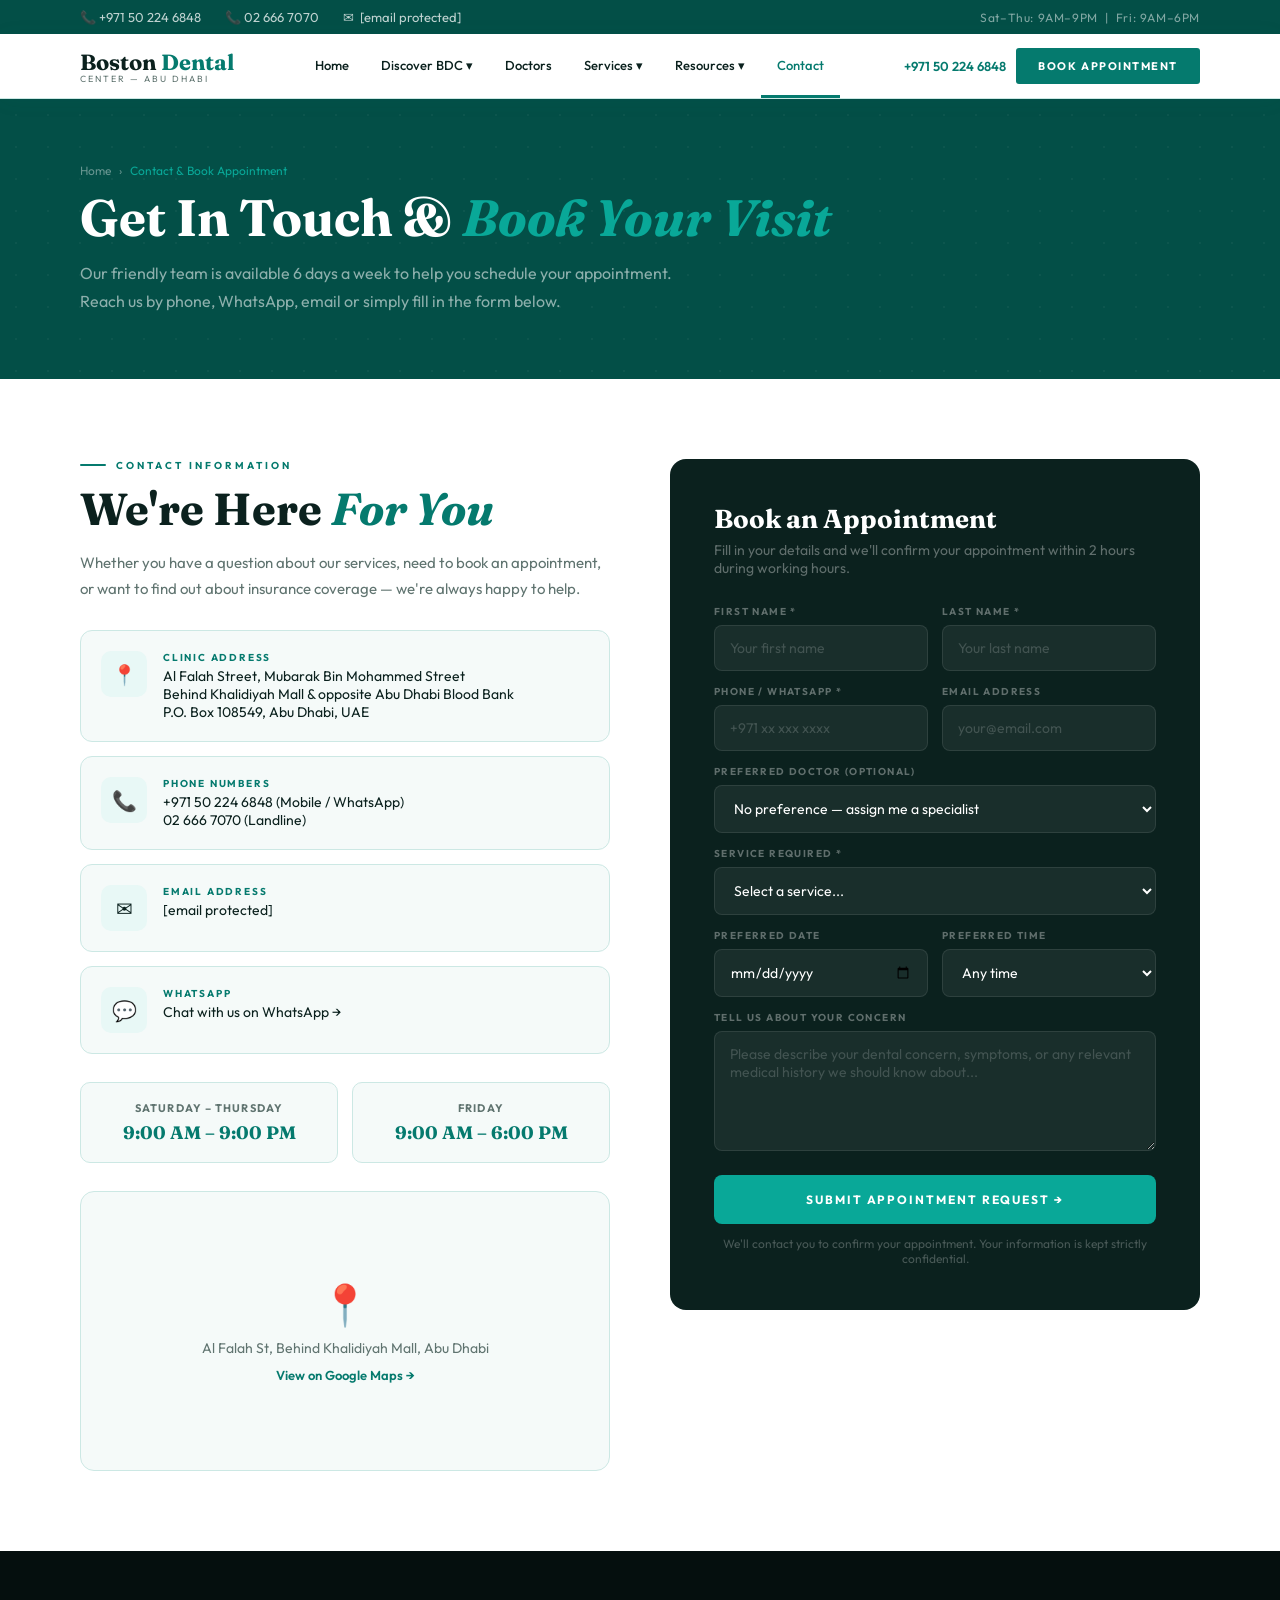
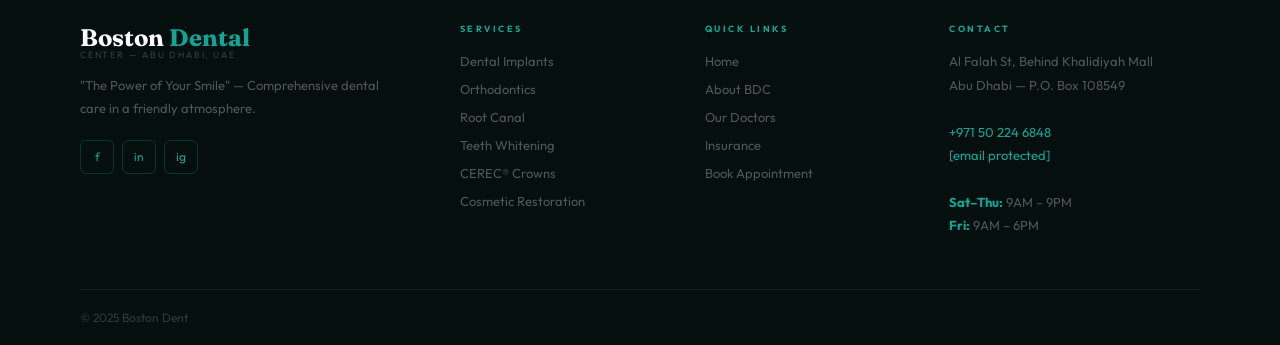
<file: contact.html>
<!DOCTYPE html>
<html lang="en">
<head>
<meta charset="UTF-8"/><meta name="viewport" content="width=device-width,initial-scale=1.0"/>
<title>Contact & Book Appointment — Boston Dental Center Abu Dhabi</title>
<link href="https://fonts.googleapis.com/css2?family=Fraunces:ital,wght@0,400;0,600;0,700;1,400;1,700&family=Outfit:wght@300;400;500;600;700&display=swap" rel="stylesheet"/>
<link rel="stylesheet" href="shared.css"/>
<style>
.contact-grid{display:grid;grid-template-columns:1fr 1fr;gap:60px;align-items:start;}
.cinfo-item{display:flex;gap:16px;align-items:flex-start;padding:20px;background:var(--off);border:1px solid var(--light);border-radius:12px;margin-bottom:14px;transition:all .3s;}
.cinfo-item:hover{border-color:var(--teal2);box-shadow:0 4px 16px rgba(5,122,110,.1);}
.cinfo-icon{width:46px;height:46px;min-width:46px;background:var(--mint);border-radius:10px;display:flex;align-items:center;justify-content:center;font-size:20px;}
.cinfo-label{font-size:10px;font-weight:700;letter-spacing:.18em;text-transform:uppercase;color:var(--teal);margin-bottom:3px;}
.cinfo-val{font-size:14px;color:var(--dark);}
.cinfo-val a{color:var(--dark);text-decoration:none;}
.cinfo-val a:hover{color:var(--teal);}
.cform-wrap{background:var(--dark);border-radius:16px;padding:44px;}
.cform-title{font-family:'Fraunces',serif;font-size:26px;font-weight:700;color:#fff;margin-bottom:6px;}
.cform-sub{font-size:14px;color:rgba(255,255,255,.35);margin-bottom:28px;}
.frow{display:grid;grid-template-columns:1fr 1fr;gap:14px;}
.fg{margin-bottom:14px;}
.flabel{font-size:10px;font-weight:700;letter-spacing:.14em;text-transform:uppercase;color:rgba(255,255,255,.35);margin-bottom:7px;display:block;}
.finput,.fselect,.ftextarea{width:100%;background:rgba(255,255,255,.06);border:1px solid rgba(255,255,255,.09);border-radius:8px;padding:13px 15px;color:#fff;font-family:'Outfit',sans-serif;font-size:14px;outline:none;transition:border-color .3s;}
.finput::placeholder,.ftextarea::placeholder{color:rgba(255,255,255,.18);}
.finput:focus,.fselect:focus,.ftextarea:focus{border-color:var(--teal2);background:rgba(9,168,152,.07);}
.fselect option{background:var(--dark);}
.ftextarea{height:120px;resize:vertical;}
.fsubmit{width:100%;background:var(--teal2);color:#fff;border:none;font-family:'Outfit',sans-serif;font-size:12px;font-weight:700;letter-spacing:.16em;text-transform:uppercase;padding:17px;border-radius:8px;cursor:pointer;transition:all .3s;margin-top:6px;}
.fsubmit:hover{background:#0bbdab;box-shadow:0 8px 22px rgba(9,168,152,.4);}
.hours-grid{display:grid;grid-template-columns:1fr 1fr;gap:14px;margin-top:28px;}
.hours-card{background:var(--off);border:1px solid var(--light);border-radius:10px;padding:18px;text-align:center;}
.hours-day{font-size:11px;font-weight:700;letter-spacing:.1em;text-transform:uppercase;color:var(--grey);margin-bottom:6px;}
.hours-time{font-family:'Fraunces',serif;font-size:18px;font-weight:700;color:var(--teal);}
.map-placeholder{background:var(--off);border:1px solid var(--light);border-radius:14px;height:280px;display:flex;flex-direction:column;align-items:center;justify-content:center;margin-top:28px;gap:10px;}
.map-placeholder-icon{font-size:40px;}
.map-placeholder-text{font-size:14px;color:var(--grey);}
.map-placeholder a{font-size:13px;font-weight:600;color:var(--teal);text-decoration:none;}
@media(max-width:768px){
  .contact-grid{grid-template-columns:1fr;}
  .frow{grid-template-columns:1fr;}
  .hours-grid{grid-template-columns:1fr;}
  .cform-wrap{padding:24px;}
}
</style>
</head>
<body>
<div class="topbar"><div class="topbar-left"><a href="tel:+971502246848">📞 +971 50 224 6848</a><a href="tel:+97126667070">📞 02 666 7070</a><a href="/cdn-cgi/l/email-protection#fd94939b92bd9f928e899293999893899c91889c98d39e9290">✉ <span class="__cf_email__" data-cfemail="5930373f36193b362a2d36373d3c372d38352c383c773a3634">[email&#160;protected]</span></a></div><div class="topbar-right">Sat–Thu: 9AM–9PM &nbsp;|&nbsp; Fri: 9AM–6PM</div></div>
<nav>
  <div class="nav-logo-wrap"><div class="nav-logo-text">Boston <span>Dental</span></div><div class="nav-logo-sub">Center — Abu Dhabi</div></div>
  <div class="nav-links">
    <a href="index.html">Home</a>
    <div class="dropdown"><a href="#" class="nav-dropdown">Discover BDC ▾</a><div class="dropdown-menu"><a href="doctors.html">Meet Our Doctors</a><a href="contact.html">Book Appointment</a></div></div>
    <a href="doctors.html">Doctors</a>
    <div class="dropdown"><a href="services.html" class="nav-dropdown">Services ▾</a><div class="dropdown-menu"><a href="dental-implants.html">Dental Implants</a><a href="services.html">All Services →</a></div></div>
    <div class="dropdown"><a href="#" class="nav-dropdown">Resources ▾</a><div class="dropdown-menu"><a href="contact.html">Insurance Enquiry</a><a href="contact.html">Tabby / Tamara</a><a href="contact.html">Offers & Promotions</a></div></div>
    <a href="contact.html" class="active">Contact</a>
  </div>
  <div class="nav-right"><a href="tel:+971502246848" class="nav-phone">+971 50 224 6848</a><a href="contact.html" class="nav-cta">Book Appointment</a></div>
  <div class="hamburger" onclick="document.querySelector('.mobile-menu').classList.add('open')"><span></span><span></span><span></span></div>
</nav>
<div class="mobile-menu"><button class="close-menu" onclick="this.parentElement.classList.remove('open')">✕</button><a href="index.html">Home</a><a href="doctors.html">About BDC</a><a href="doctors.html">Doctors</a><a href="services.html">Services</a><a href="contact.html">Insurance</a><a href="contact.html">Book Appointment</a></div>

<div class="page-banner">
  <div class="page-banner-breadcrumb"><a href="index.html">Home</a> › <span>Contact & Book Appointment</span></div>
  <h1>Get In Touch &amp; <em>Book Your Visit</em></h1>
  <p class="page-banner-desc">Our friendly team is available 6 days a week to help you schedule your appointment. Reach us by phone, WhatsApp, email or simply fill in the form below.</p>
</div>

<div class="section">
  <div class="contact-grid">
    <!-- LEFT: INFO -->
    <div class="reveal">
      <div class="stag">Contact Information</div>
      <h2 class="sh2">We're Here <em>For You</em></h2>
      <p class="sdesc" style="margin-bottom:28px;">Whether you have a question about our services, need to book an appointment, or want to find out about insurance coverage — we're always happy to help.</p>

      <div class="cinfo-item">
        <div class="cinfo-icon">📍</div>
        <div>
          <div class="cinfo-label">Clinic Address</div>
          <div class="cinfo-val">Al Falah Street, Mubarak Bin Mohammed Street<br>Behind Khalidiyah Mall & opposite Abu Dhabi Blood Bank<br>P.O. Box 108549, Abu Dhabi, UAE</div>
        </div>
      </div>
      <div class="cinfo-item">
        <div class="cinfo-icon">📞</div>
        <div>
          <div class="cinfo-label">Phone Numbers</div>
          <div class="cinfo-val"><a href="tel:+971502246848">+971 50 224 6848</a> (Mobile / WhatsApp)<br><a href="tel:+97126667070">02 666 7070</a> (Landline)</div>
        </div>
      </div>
      <div class="cinfo-item">
        <div class="cinfo-icon">✉</div>
        <div>
          <div class="cinfo-label">Email Address</div>
          <div class="cinfo-val"><a href="/cdn-cgi/l/email-protection#c5acaba3aa85a7aab6b1aaaba1a0abb1a4a9b0a4a0eba6aaa8"><span class="__cf_email__" data-cfemail="1e777078715e7c716d6a71707a7b706a7f726b7f7b307d7173">[email&#160;protected]</span></a></div>
        </div>
      </div>
      <div class="cinfo-item">
        <div class="cinfo-icon">💬</div>
        <div>
          <div class="cinfo-label">WhatsApp</div>
          <div class="cinfo-val"><a href="https://wa.me/971502246848" target="_blank">Chat with us on WhatsApp →</a></div>
        </div>
      </div>

      <div class="hours-grid">
        <div class="hours-card"><div class="hours-day">Saturday – Thursday</div><div class="hours-time">9:00 AM – 9:00 PM</div></div>
        <div class="hours-card"><div class="hours-day">Friday</div><div class="hours-time">9:00 AM – 6:00 PM</div></div>
      </div>

      <div class="map-placeholder">
        <div class="map-placeholder-icon">📍</div>
        <div class="map-placeholder-text">Al Falah St, Behind Khalidiyah Mall, Abu Dhabi</div>
        <a href="https://www.google.com/maps/search/Boston+Dental+Center+Abu+Dhabi" target="_blank">View on Google Maps →</a>
      </div>
    </div>

    <!-- RIGHT: FORM -->
    <div class="cform-wrap reveal rd1">
      <div class="cform-title">Book an Appointment</div>
      <div class="cform-sub">Fill in your details and we'll confirm your appointment within 2 hours during working hours.</div>
      <div class="frow">
        <div class="fg"><label class="flabel">First Name *</label><input type="text" class="finput" placeholder="Your first name"/></div>
        <div class="fg"><label class="flabel">Last Name *</label><input type="text" class="finput" placeholder="Your last name"/></div>
      </div>
      <div class="frow">
        <div class="fg"><label class="flabel">Phone / WhatsApp *</label><input type="tel" class="finput" placeholder="+971 xx xxx xxxx"/></div>
        <div class="fg"><label class="flabel">Email Address</label><input type="email" class="finput" placeholder="your@email.com"/></div>
      </div>
      <div class="fg">
        <label class="flabel">Preferred Doctor (Optional)</label>
        <select class="fselect">
          <option value="">No preference — assign me a specialist</option>
          <option>Dr. Anas Al Haj Ahmed</option>
          <option>Dr. Arshiyan Ahmed — Specialist Periodontist</option>
          <option>Dr. Bobana Stankovic — General Dentist</option>
          <option>Dr. Fadi Arroub — Specialist Orthodontist</option>
          <option>Dr. Heba Aboushady — General Dentist</option>
          <option>Dr. Khaled Alamassi</option>
          <option>Dr. Sam Thomas — Orthodontist</option>
          <option>Dr. Nuha Rayes — Dentist</option>
          <option>Dr. Bashar E. Jaradah — Periodontist</option>
        </select>
      </div>
      <div class="fg">
        <label class="flabel">Service Required *</label>
        <select class="fselect">
          <option value="">Select a service...</option>
          <option>Dental Implants</option>
          <option>Orthodontic Treatment (Braces / Aligners)</option>
          <option>Root Canal Treatment</option>
          <option>Gingival (Gum) Treatment</option>
          <option>Teeth Whitening & Cleaning</option>
          <option>Cosmetic Restoration / Veneers</option>
          <option>CEREC® Same-Day Crown</option>
          <option>TMD Treatment</option>
          <option>Children's Dental Treatment</option>
          <option>Simple or Surgical Extraction</option>
          <option>General Checkup & Consultation</option>
          <option>Other / Not Sure</option>
        </select>
      </div>
      <div class="frow">
        <div class="fg">
          <label class="flabel">Preferred Date</label>
          <input type="date" class="finput"/>
        </div>
        <div class="fg">
          <label class="flabel">Preferred Time</label>
          <select class="fselect">
            <option value="">Any time</option>
            <option>9:00 AM – 11:00 AM</option>
            <option>11:00 AM – 1:00 PM</option>
            <option>1:00 PM – 3:00 PM</option>
            <option>3:00 PM – 5:00 PM</option>
            <option>5:00 PM – 7:00 PM</option>
            <option>7:00 PM – 9:00 PM</option>
          </select>
        </div>
      </div>
      <div class="fg"><label class="flabel">Tell Us About Your Concern</label><textarea class="ftextarea" placeholder="Please describe your dental concern, symptoms, or any relevant medical history we should know about..."></textarea></div>
      <button class="fsubmit">Submit Appointment Request →</button>
      <p style="font-size:12px;color:rgba(255,255,255,.25);margin-top:12px;text-align:center;">We'll contact you to confirm your appointment. Your information is kept strictly confidential.</p>
    </div>
  </div>
</div>

<footer><div class="fgrid"><div><div class="flogo">Boston <span>Dental</span></div><div class="flogo-sub">Center — Abu Dhabi, UAE</div><p class="fdesc">"The Power of Your Smile" — Comprehensive dental care in a friendly atmosphere.</p><div class="fsocials"><a href="#" class="fsoc">f</a><a href="#" class="fsoc">in</a><a href="#" class="fsoc">ig</a></div></div><div class="fcol"><h4>Services</h4><ul><li><a href="dental-implants.html">Dental Implants</a></li><li><a href="services.html">Orthodontics</a></li><li><a href="services.html">Root Canal</a></li><li><a href="services.html">Teeth Whitening</a></li><li><a href="services.html">CEREC® Crowns</a></li><li><a href="services.html">Cosmetic Restoration</a></li></ul></div><div class="fcol"><h4>Quick Links</h4><ul><li><a href="index.html">Home</a></li><li><a href="doctors.html">About BDC</a></li><li><a href="doctors.html">Our Doctors</a></li><li><a href="contact.html">Insurance</a></li><li><a href="contact.html">Book Appointment</a></li></ul></div><div class="fcol"><h4>Contact</h4><div class="faddr"><p>Al Falah St, Behind Khalidiyah Mall<br>Abu Dhabi — P.O. Box 108549</p><br><p><a href="tel:+971502246848">+971 50 224 6848</a></p><p><a href="/cdn-cgi/l/email-protection#f891969e97b89a978b8c97969c9d968c99948d999dd69b9795"><span class="__cf_email__" data-cfemail="d4bdbab2bb94b6bba7a0bbbab0b1baa0b5b8a1b5b1fab7bbb9">[email&#160;protected]</span></a></p><br><p><strong>Sat–Thu:</strong> 9AM – 9PM</p><p><strong>Fri:</strong> 9AM – 6PM</p></div></div></div></footer>
<div class="fbot"><div class="fcopy">© 2025 Boston Dent
</file>
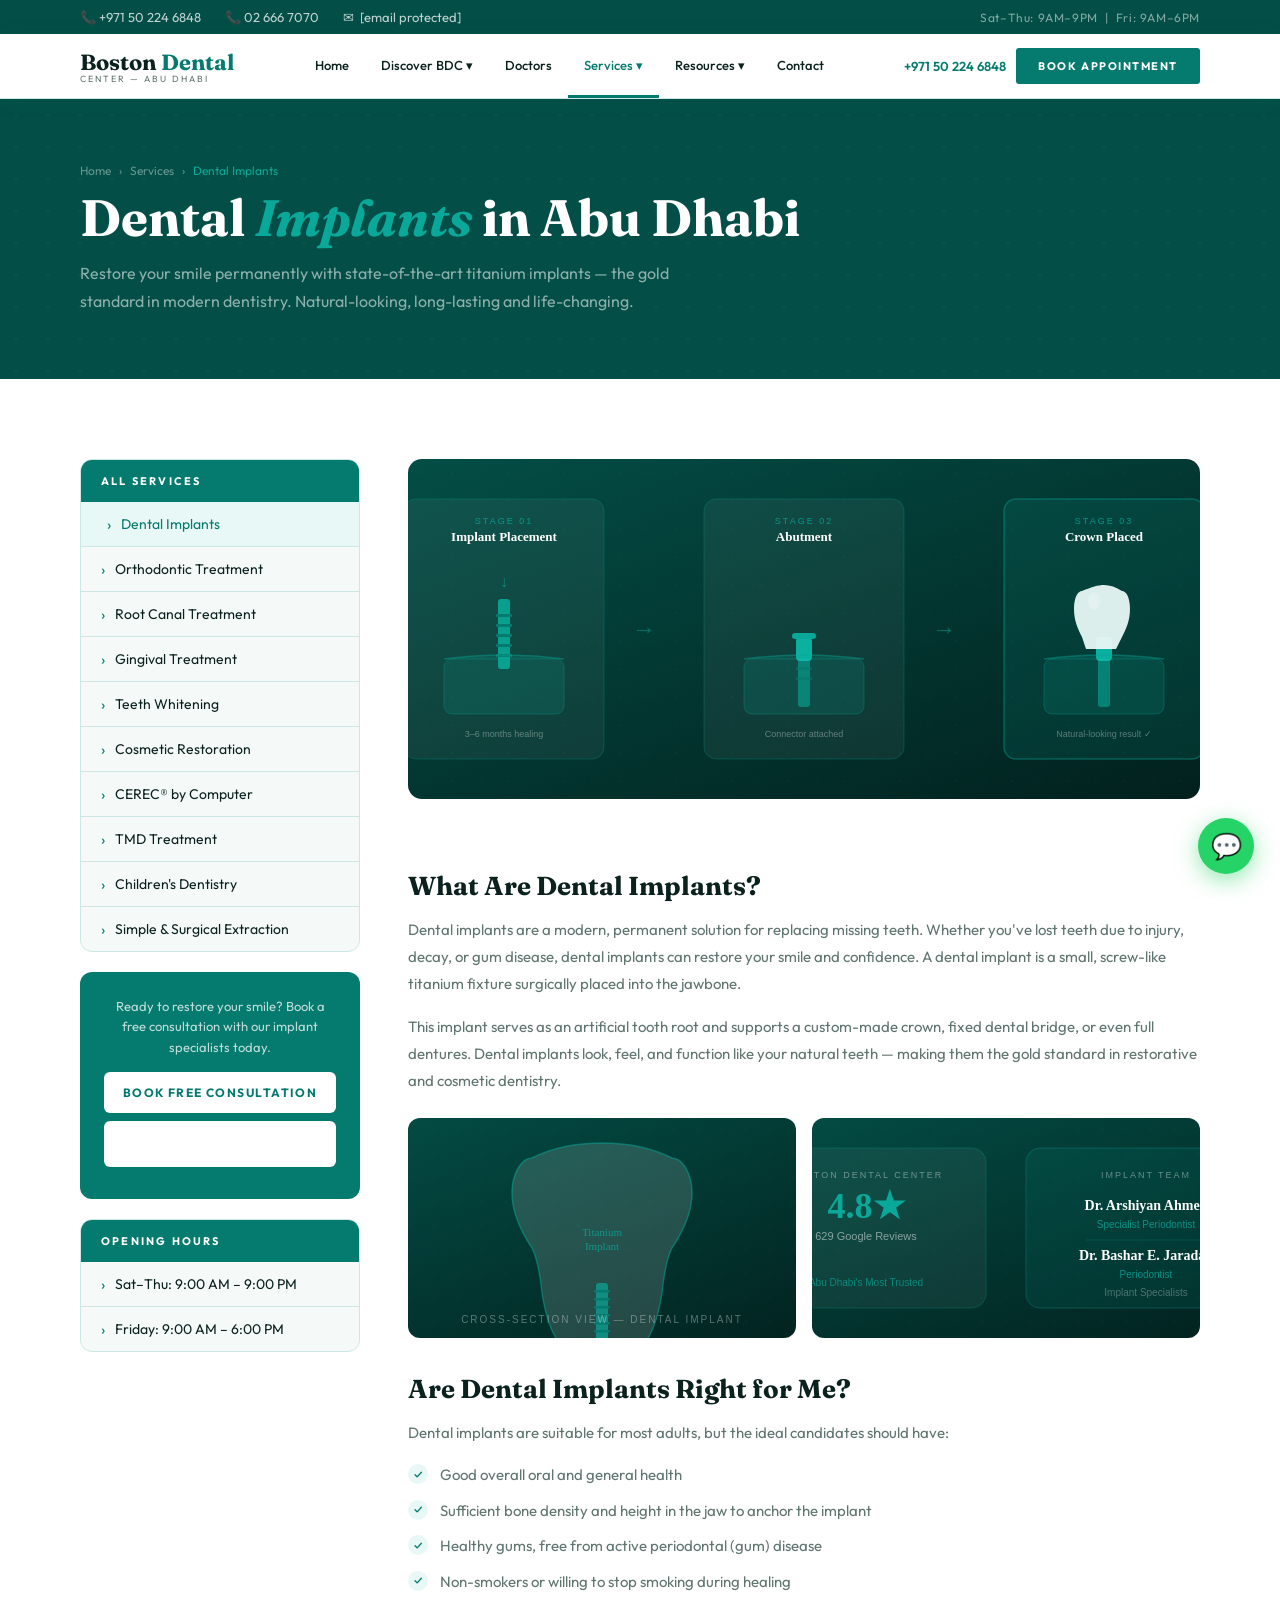
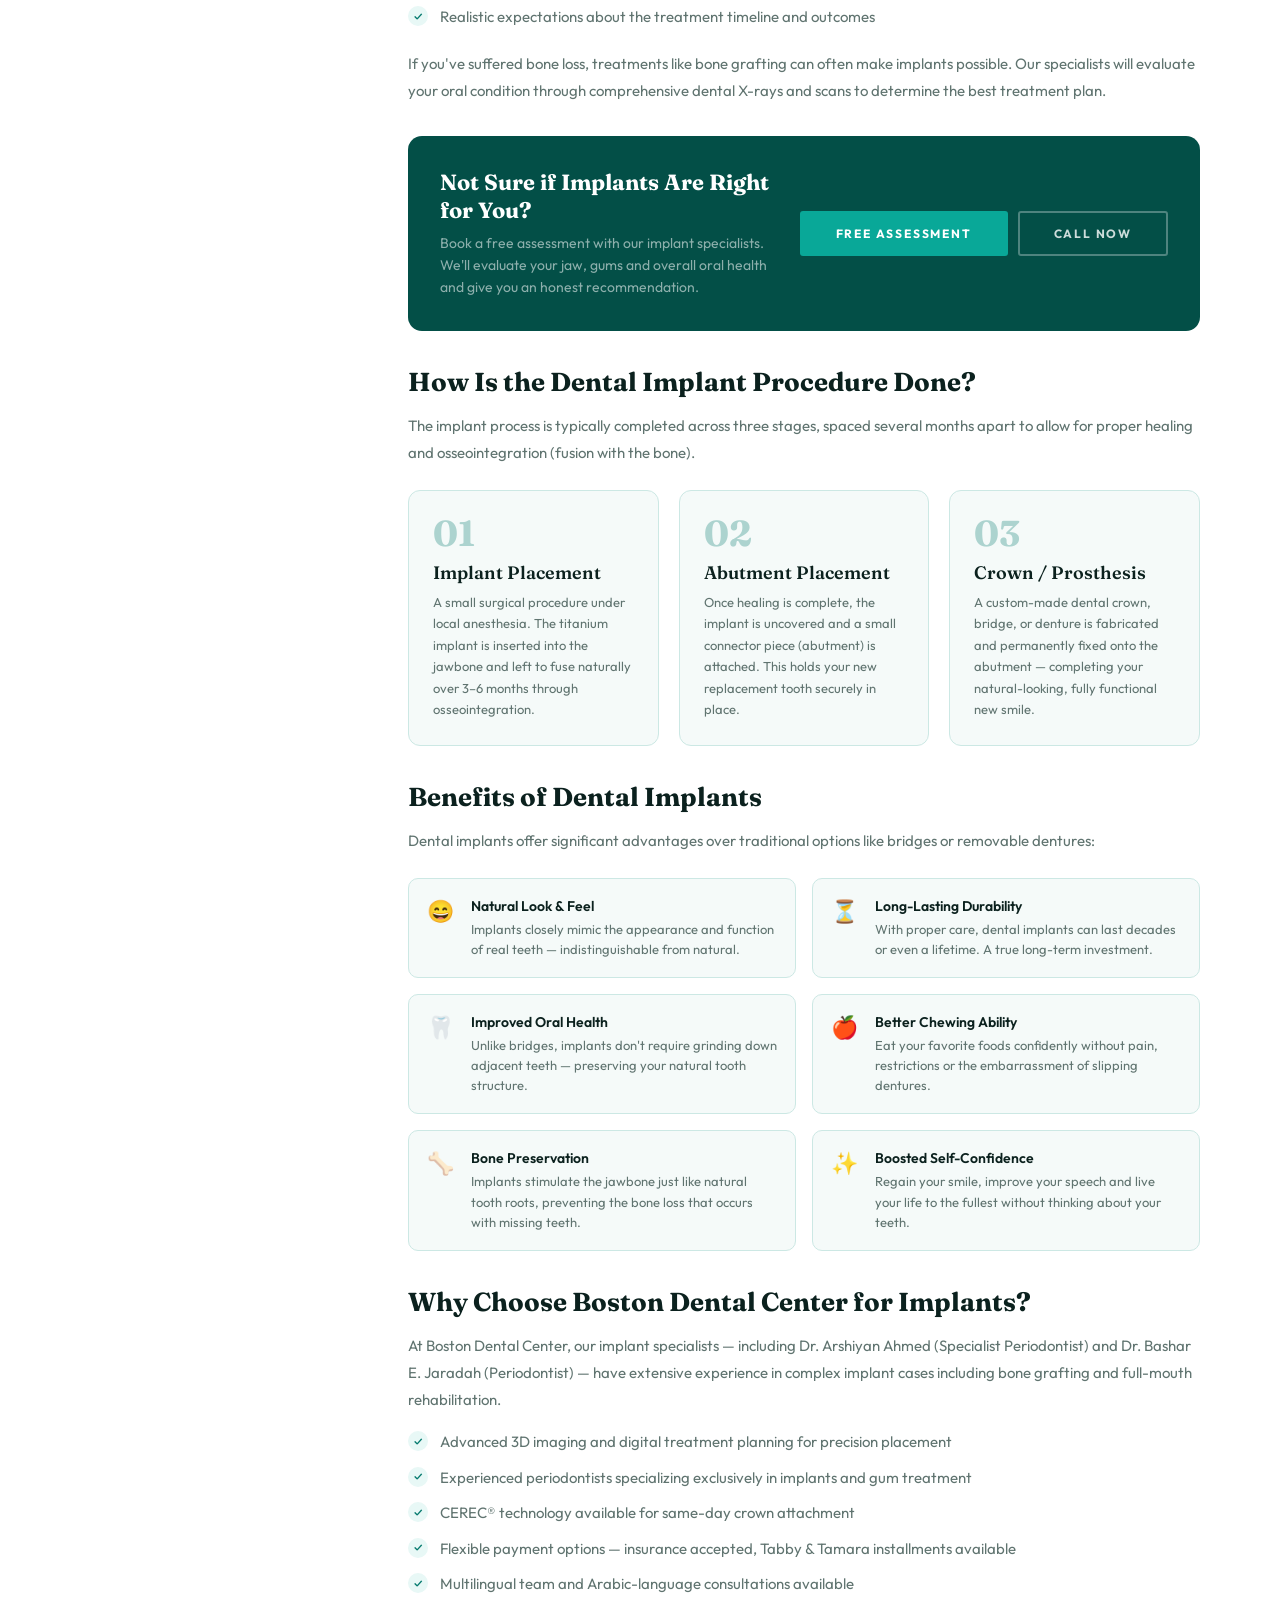
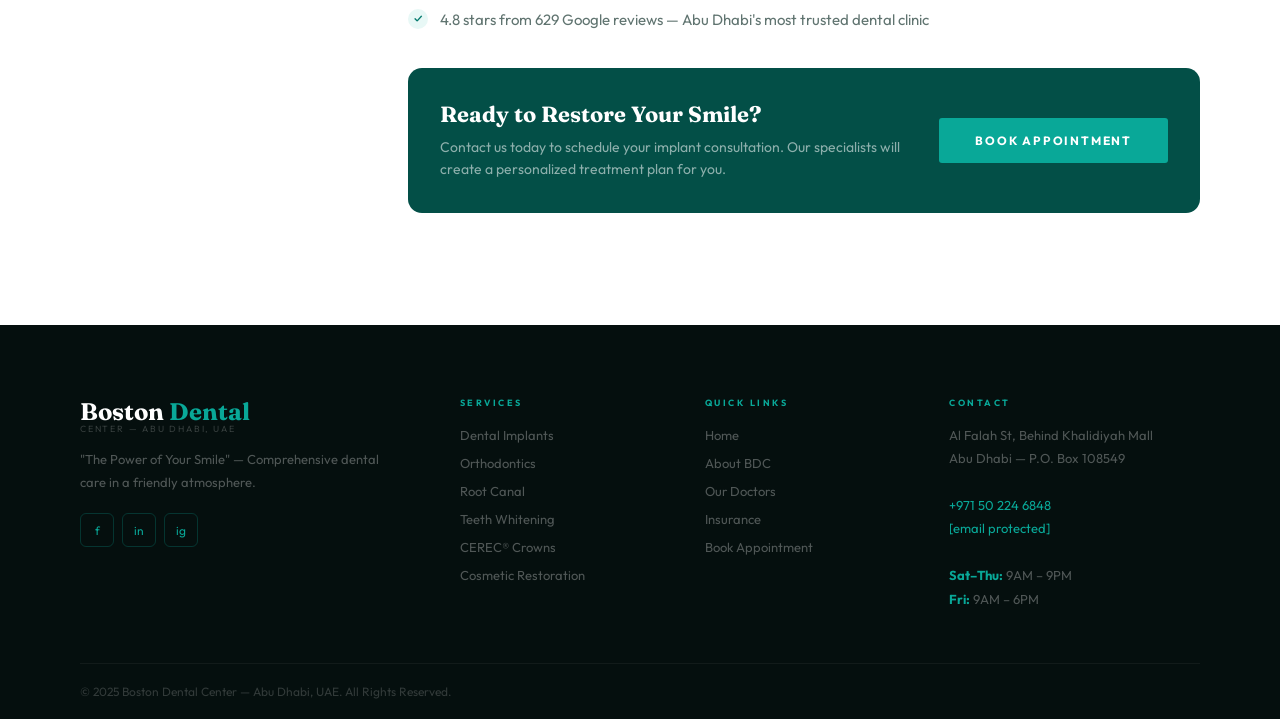
<file: dental-implants.html>
<!DOCTYPE html>
<html lang="en">
<head>
<meta charset="UTF-8"/><meta name="viewport" content="width=device-width,initial-scale=1.0"/>
<title>Dental Implants Abu Dhabi | Boston Dental Center</title>
<link href="https://fonts.googleapis.com/css2?family=Fraunces:ital,wght@0,400;0,600;0,700;1,400;1,700&family=Outfit:wght@300;400;500;600;700&display=swap" rel="stylesheet"/>
<link rel="stylesheet" href="shared.css"/>
<style>
.content-area h3{font-family:'Fraunces',serif;font-size:26px;font-weight:700;color:var(--dark);margin:36px 0 14px;line-height:1.2;}
.content-area h3:first-child{margin-top:0;}
.content-area h4{font-family:'Fraunces',serif;font-size:20px;font-weight:600;color:var(--teal);margin:28px 0 10px;}
.content-area p{font-size:15px;color:var(--grey);line-height:1.8;margin-bottom:16px;}
.content-area ul,.content-area ol{margin:0 0 20px 0;padding-left:0;list-style:none;display:flex;flex-direction:column;gap:10px;}
.content-area ul li,.content-area ol li{font-size:15px;color:var(--grey);line-height:1.7;display:flex;align-items:flex-start;gap:12px;}
.content-area ul li::before{content:'✓';width:20px;height:20px;min-width:20px;background:var(--mint);color:var(--teal);border-radius:50%;display:flex;align-items:center;justify-content:center;font-size:10px;font-weight:700;margin-top:2px;}
.content-area ol{counter-reset:steps;}
.content-area ol li{counter-increment:steps;}
.content-area ol li::before{content:counter(steps);width:24px;height:24px;min-width:24px;background:var(--teal);color:#fff;border-radius:50%;display:flex;align-items:center;justify-content:center;font-size:11px;font-weight:700;margin-top:2px;}
.stage-grid{display:grid;grid-template-columns:repeat(3,1fr);gap:20px;margin:24px 0;}
.stage-card{background:var(--off);border:1px solid var(--light);border-radius:12px;padding:24px;}
.stage-num{font-family:'Fraunces',serif;font-size:36px;font-weight:700;color:var(--teal);opacity:.3;line-height:1;margin-bottom:10px;}
.stage-title{font-family:'Fraunces',serif;font-size:18px;font-weight:600;color:var(--dark);margin-bottom:8px;}
.stage-desc{font-size:13px;color:var(--grey);line-height:1.65;}
.benefit-grid{display:grid;grid-template-columns:1fr 1fr;gap:16px;margin:24px 0;}
.benefit-item{display:flex;gap:14px;align-items:flex-start;background:var(--off);border:1px solid var(--light);border-radius:10px;padding:18px;}
.benefit-icon{font-size:22px;min-width:30px;}
.benefit-title{font-size:14px;font-weight:600;color:var(--dark);margin-bottom:4px;}
.benefit-desc{font-size:13px;color:var(--grey);line-height:1.55;}
.img-row{display:grid;grid-template-columns:1fr 1fr;gap:16px;margin:24px 0;}
.img-row img{width:100%;height:220px;object-fit:cover;border-radius:12px;}
.cta-inline{background:var(--tealdk);border-radius:14px;padding:32px;margin:32px 0;display:flex;justify-content:space-between;align-items:center;gap:24px;}
.cta-inline-title{font-family:'Fraunces',serif;font-size:22px;font-weight:700;color:#fff;margin-bottom:8px;}
.cta-inline-desc{font-size:14px;color:rgba(255,255,255,.55);line-height:1.6;}
.cta-inline-btns{display:flex;gap:10px;flex-shrink:0;flex-wrap:wrap;}
@media(max-width:768px){
  .stage-grid{grid-template-columns:1fr;}
  .benefit-grid{grid-template-columns:1fr;}
  .img-row{grid-template-columns:1fr;}
  .cta-inline{flex-direction:column;}
}
</style>
</head>
<body>
<div class="topbar">
  <div class="topbar-left">
    <a href="tel:+971502246848">📞 +971 50 224 6848</a>
    <a href="tel:+97126667070">📞 02 666 7070</a>
    <a href="/cdn-cgi/l/email-protection#4f262129200f2d203c3b20212b2a213b2e233a2e2a612c2022">✉ <span class="__cf_email__" data-cfemail="a5cccbc3cae5c7cad6d1cacbc1c0cbd1c4c9d0c4c08bc6cac8">[email&#160;protected]</span></a>
  </div>
  <div class="topbar-right">Sat–Thu: 9AM–9PM &nbsp;|&nbsp; Fri: 9AM–6PM</div>
</div>
<nav>
  <div class="nav-logo-wrap">
    <div class="nav-logo-text">Boston <span>Dental</span></div>
    <div class="nav-logo-sub">Center — Abu Dhabi</div>
  </div>
  <div class="nav-links">
    <a href="index.html">Home</a>
    <div class="dropdown"><a href="#" class="nav-dropdown">Discover BDC ▾</a><div class="dropdown-menu"><a href="doctors.html">Meet Our Doctors</a><a href="contact.html">Book Appointment</a></div></div>
    <a href="doctors.html">Doctors</a>
    <div class="dropdown"><a href="services.html" class="nav-dropdown active">Services ▾</a><div class="dropdown-menu"><a href="dental-implants.html" class="active">Dental Implants</a><a href="services.html">Orthodontic Treatment</a><a href="services.html">Root Canal Treatment</a><a href="services.html">Gingival Treatment</a><a href="services.html">Teeth Whitening</a><a href="services.html">Cosmetic Restoration</a><a href="services.html">CEREC® by Computer</a><a href="tmd.html">TMD Treatment</a><a href="children.html">Children's Dentistry</a><a href="extraction.html">Simple & Surgical Extraction</a></div></div>
    <div class="dropdown"><a href="#" class="nav-dropdown">Resources ▾</a><div class="dropdown-menu"><a href="contact.html">Insurance Enquiry</a><a href="contact.html">Tabby / Tamara</a><a href="contact.html">Offers & Promotions</a></div></div>
    <a href="contact.html">Contact</a>
  </div>
  <div class="nav-right">
    <a href="tel:+971502246848" class="nav-phone">+971 50 224 6848</a>
    <a href="contact.html" class="nav-cta">Book Appointment</a>
  </div>
  <div class="hamburger" onclick="document.querySelector('.mobile-menu').classList.add('open')"><span></span><span></span><span></span></div>
</nav>
<div class="mobile-menu">
  <button class="close-menu" onclick="this.parentElement.classList.remove('open')">✕</button>
  <a href="index.html">Home</a><a href="doctors.html">About BDC</a><a href="doctors.html">Doctors</a><a href="services.html">Services</a><a href="contact.html">Insurance</a><a href="contact.html">Book Appointment</a>
</div>

<div class="page-banner">
  <div class="page-banner-breadcrumb"><a href="index.html">Home</a> › <a href="services.html">Services</a> › <span>Dental Implants</span></div>
  <h1>Dental <em>Implants</em> in Abu Dhabi</h1>
  <p class="page-banner-desc">Restore your smile permanently with state-of-the-art titanium implants — the gold standard in modern dentistry. Natural-looking, long-lasting and life-changing.</p>
</div>

<div class="section">
  <div class="sidebar-layout">
    <!-- SIDEBAR -->
    <div class="sidebar">
      <div class="sidebar-box">
        <div class="sidebar-box-title">All Services</div>
        <ul>
          <li><a href="dental-implants.html" class="active">Dental Implants</a></li>
          <li><a href="services.html">Orthodontic Treatment</a></li>
          <li><a href="services.html">Root Canal Treatment</a></li>
          <li><a href="services.html">Gingival Treatment</a></li>
          <li><a href="services.html">Teeth Whitening</a></li>
          <li><a href="services.html">Cosmetic Restoration</a></li>
          <li><a href="services.html">CEREC® by Computer</a></li>
          <li><a href="tmd.html">TMD Treatment</a></li>
          <li><a href="children.html">Children's Dentistry</a></li>
          <li><a href="extraction.html">Simple & Surgical Extraction</a></li>
        </ul>
      </div>
      <div class="sidebar-cta">
        <p>Ready to restore your smile? Book a free consultation with our implant specialists today.</p>
        <a href="contact.html">Book Free Consultation</a>
        <a href="tel:+971502246848" class="phone">+971 50 224 6848</a>
      </div>
      <div class="sidebar-box" style="margin-top:20px;">
        <div class="sidebar-box-title">Opening Hours</div>
        <ul>
          <li><a href="#" style="cursor:default;">Sat–Thu: 9:00 AM – 9:00 PM</a></li>
          <li><a href="#" style="cursor:default;">Friday: 9:00 AM – 6:00 PM</a></li>
        </ul>
      </div>
    </div>

    <!-- MAIN CONTENT -->
    <div class="content-area">
      <img src="[data-uri]" alt="Dental Implants Abu Dhabi" style="width:100%;height:340px;object-fit:cover;border-radius:14px;margin-bottom:32px;"/>

      <h3>What Are Dental Implants?</h3>
      <p>Dental implants are a modern, permanent solution for replacing missing teeth. Whether you've lost teeth due to injury, decay, or gum disease, dental implants can restore your smile and confidence. A dental implant is a small, screw-like titanium fixture surgically placed into the jawbone.</p>
      <p>This implant serves as an artificial tooth root and supports a custom-made crown, fixed dental bridge, or even full dentures. Dental implants look, feel, and function like your natural teeth — making them the gold standard in restorative and cosmetic dentistry.</p>

      <div class="img-row">
        <img src="[data-uri]" alt="Dental Implant Procedure"/>
        <img src="[data-uri]" alt="Modern Dental Clinic Abu Dhabi"/>
      </div>

      <h3>Are Dental Implants Right for Me?</h3>
      <p>Dental implants are suitable for most adults, but the ideal candidates should have:</p>
      <ul>
        <li>Good overall oral and general health</li>
        <li>Sufficient bone density and height in the jaw to anchor the implant</li>
        <li>Healthy gums, free from active periodontal (gum) disease</li>
        <li>Non-smokers or willing to stop smoking during healing</li>
        <li>Realistic expectations about the treatment timeline and outcomes</li>
      </ul>
      <p>If you've suffered bone loss, treatments like bone grafting can often make implants possible. Our specialists will evaluate your oral condition through comprehensive dental X-rays and scans to determine the best treatment plan.</p>

      <div class="cta-inline">
        <div>
          <div class="cta-inline-title">Not Sure if Implants Are Right for You?</div>
          <div class="cta-inline-desc">Book a free assessment with our implant specialists. We'll evaluate your jaw, gums and overall oral health and give you an honest recommendation.</div>
        </div>
        <div class="cta-inline-btns">
          <a href="contact.html" class="btn-teal" style="color:#fff;">Free Assessment</a>
          <a href="tel:+971502246848" class="btn-outline" style="border-color:rgba(255,255,255,.3);color:rgba(255,255,255,.8);">Call Now</a>
        </div>
      </div>

      <h3>How Is the Dental Implant Procedure Done?</h3>
      <p>The implant process is typically completed across three stages, spaced several months apart to allow for proper healing and osseointegration (fusion with the bone).</p>
      <div class="stage-grid">
        <div class="stage-card"><div class="stage-num">01</div><div class="stage-title">Implant Placement</div><div class="stage-desc">A small surgical procedure under local anesthesia. The titanium implant is inserted into the jawbone and left to fuse naturally over 3–6 months through osseointegration.</div></div>
        <div class="stage-card"><div class="stage-num">02</div><div class="stage-title">Abutment Placement</div><div class="stage-desc">Once healing is complete, the implant is uncovered and a small connector piece (abutment) is attached. This holds your new replacement tooth securely in place.</div></div>
        <div class="stage-card"><div class="stage-num">03</div><div class="stage-title">Crown / Prosthesis</div><div class="stage-desc">A custom-made dental crown, bridge, or denture is fabricated and permanently fixed onto the abutment — completing your natural-looking, fully functional new smile.</div></div>
      </div>

      <h3>Benefits of Dental Implants</h3>
      <p>Dental implants offer significant advantages over traditional options like bridges or removable dentures:</p>
      <div class="benefit-grid">
        <div class="benefit-item"><div class="benefit-icon">😄</div><div><div class="benefit-title">Natural Look & Feel</div><div class="benefit-desc">Implants closely mimic the appearance and function of real teeth — indistinguishable from natural.</div></div></div>
        <div class="benefit-item"><div class="benefit-icon">⏳</div><div><div class="benefit-title">Long-Lasting Durability</div><div class="benefit-desc">With proper care, dental implants can last decades or even a lifetime. A true long-term investment.</div></div></div>
        <div class="benefit-item"><div class="benefit-icon">🦷</div><div><div class="benefit-title">Improved Oral Health</div><div class="benefit-desc">Unlike bridges, implants don't require grinding down adjacent teeth — preserving your natural tooth structure.</div></div></div>
        <div class="benefit-item"><div class="benefit-icon">🍎</div><div><div class="benefit-title">Better Chewing Ability</div><div class="benefit-desc">Eat your favorite foods confidently without pain, restrictions or the embarrassment of slipping dentures.</div></div></div>
        <div class="benefit-item"><div class="benefit-icon">🦴</div><div><div class="benefit-title">Bone Preservation</div><div class="benefit-desc">Implants stimulate the jawbone just like natural tooth roots, preventing the bone loss that occurs with missing teeth.</div></div></div>
        <div class="benefit-item"><div class="benefit-icon">✨</div><div><div class="benefit-title">Boosted Self-Confidence</div><div class="benefit-desc">Regain your smile, improve your speech and live your life to the fullest without thinking about your teeth.</div></div></div>
      </div>

      <h3>Why Choose Boston Dental Center for Implants?</h3>
      <p>At Boston Dental Center, our implant specialists — including Dr. Arshiyan Ahmed (Specialist Periodontist) and Dr. Bashar E. Jaradah (Periodontist) — have extensive experience in complex implant cases including bone grafting and full-mouth rehabilitation.</p>
      <ul>
        <li>Advanced 3D imaging and digital treatment planning for precision placement</li>
        <li>Experienced periodontists specializing exclusively in implants and gum treatment</li>
        <li>CEREC® technology available for same-day crown attachment</li>
        <li>Flexible payment options — insurance accepted, Tabby & Tamara installments available</li>
        <li>Multilingual team and Arabic-language consultations available</li>
        <li>4.8 stars from 629 Google reviews — Abu Dhabi's most trusted dental clinic</li>
      </ul>

      <div class="cta-inline" style="margin-top:36px;">
        <div>
          <div class="cta-inline-title">Ready to Restore Your Smile?</div>
          <div class="cta-inline-desc">Contact us today to schedule your implant consultation. Our specialists will create a personalized treatment plan for you.</div>
        </div>
        <div class="cta-inline-btns">
          <a href="contact.html" class="btn-teal" style="color:#fff;">Book Appointment</a>
        </div>
      </div>
    </div>
  </div>
</div>

<footer>
  <div class="fgrid">
    <div><div class="flogo">Boston <span>Dental</span></div><div class="flogo-sub">Center — Abu Dhabi, UAE</div><p class="fdesc">"The Power of Your Smile" — Comprehensive dental care in a friendly atmosphere.</p><div class="fsocials"><a href="#" class="fsoc">f</a><a href="#" class="fsoc">in</a><a href="#" class="fsoc">ig</a></div></div>
    <div class="fcol"><h4>Services</h4><ul><li><a href="dental-implants.html">Dental Implants</a></li><li><a href="services.html">Orthodontics</a></li><li><a href="services.html">Root Canal</a></li><li><a href="services.html">Teeth Whitening</a></li><li><a href="services.html">CEREC® Crowns</a></li><li><a href="services.html">Cosmetic Restoration</a></li></ul></div>
    <div class="fcol"><h4>Quick Links</h4><ul><li><a href="index.html">Home</a></li><li><a href="doctors.html">About BDC</a></li><li><a href="doctors.html">Our Doctors</a></li><li><a href="contact.html">Insurance</a></li><li><a href="contact.html">Book Appointment</a></li></ul></div>
    <div class="fcol"><h4>Contact</h4><div class="faddr"><p>Al Falah St, Behind Khalidiyah Mall<br>Abu Dhabi — P.O. Box 108549</p><br><p><a href="tel:+971502246848">+971 50 224 6848</a></p><p><a href="/cdn-cgi/l/email-protection#3c55525a537c5e534f485352585952485d50495d59125f5351"><span class="__cf_email__" data-cfemail="7910171f16391b160a0d16171d1c170d18150c181c571a1614">[email&#160;protected]</span></a></p><br><p><strong>Sat–Thu:</strong> 9AM – 9PM</p><p><strong>Fri:</strong> 9AM – 6PM</p></div></div>
  </div>
</footer>
<div class="fbot"><div class="fcopy">© 2025 Boston Dental Center — Abu Dhabi, UAE. All Rights Reserved.</div></div>
<a href="https://wa.me/971502246848" target="_blank" class="wa-float">💬</a>
<sc
</file>
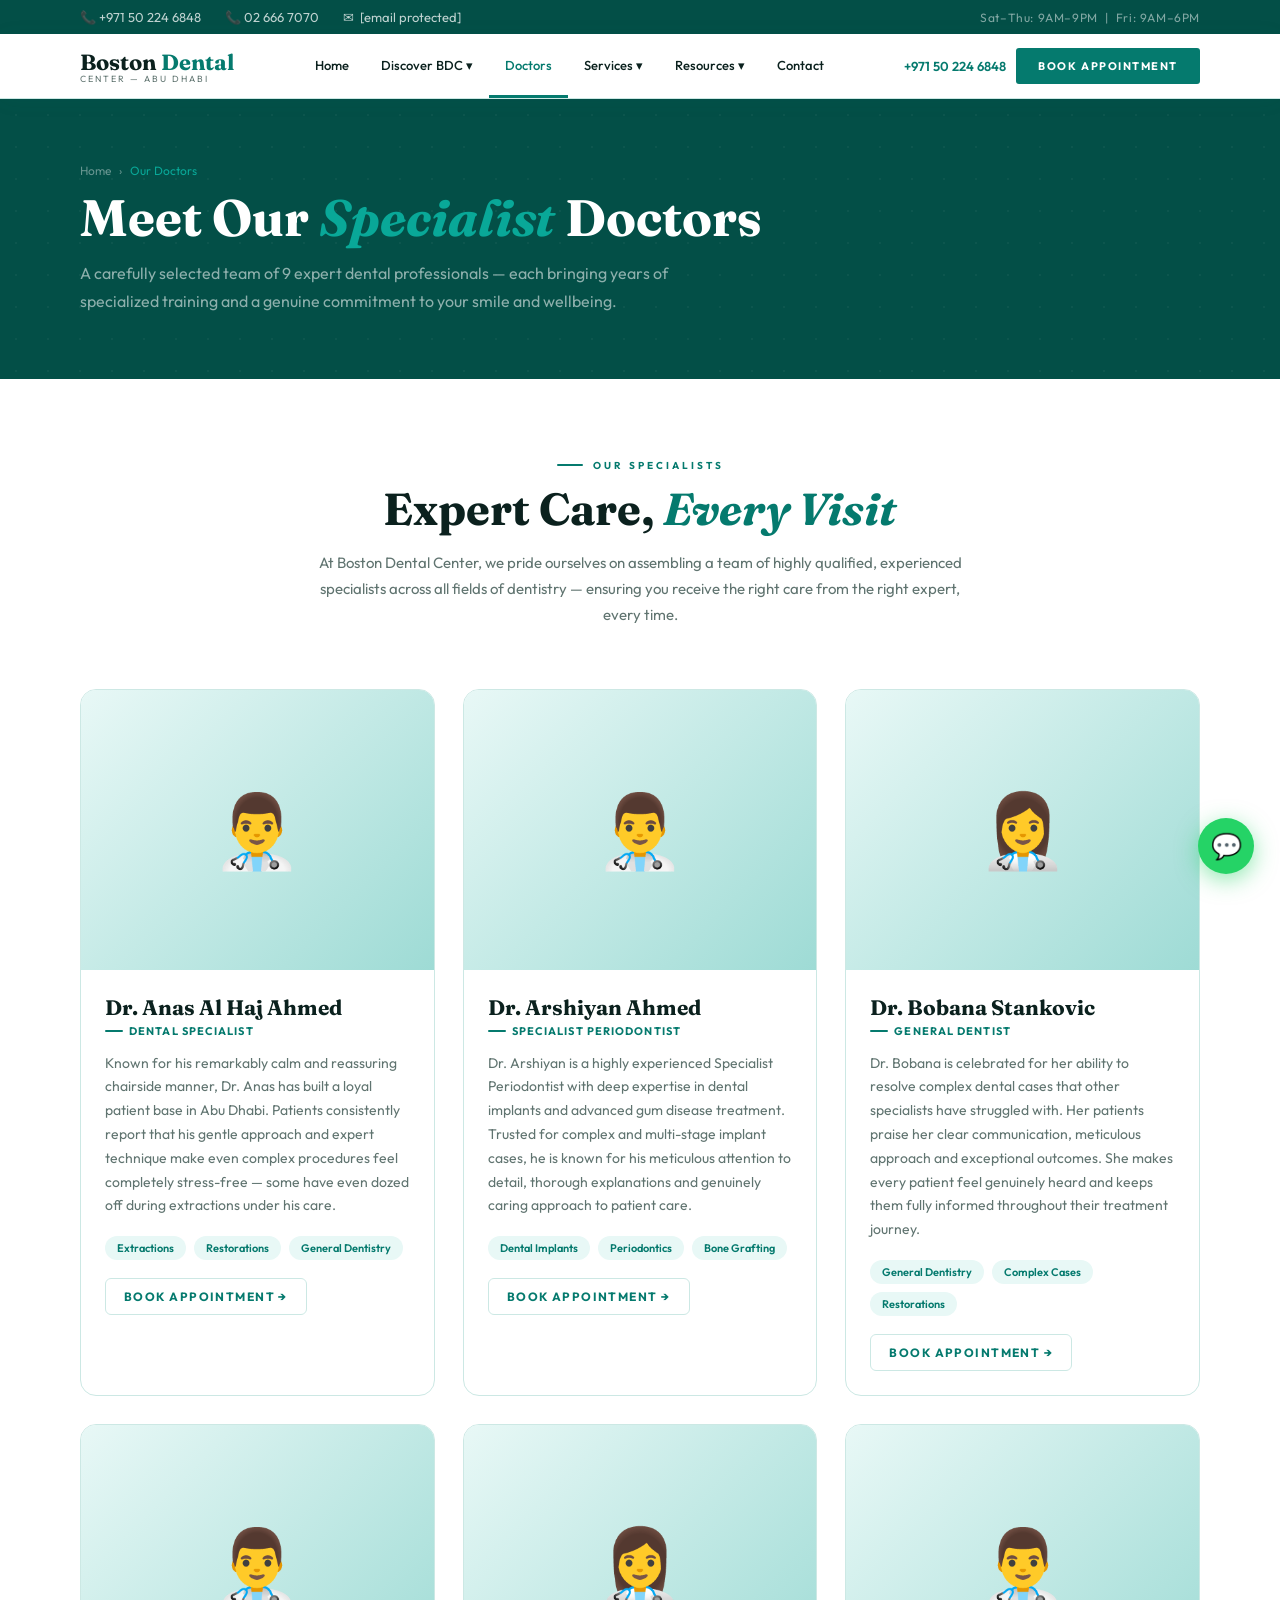
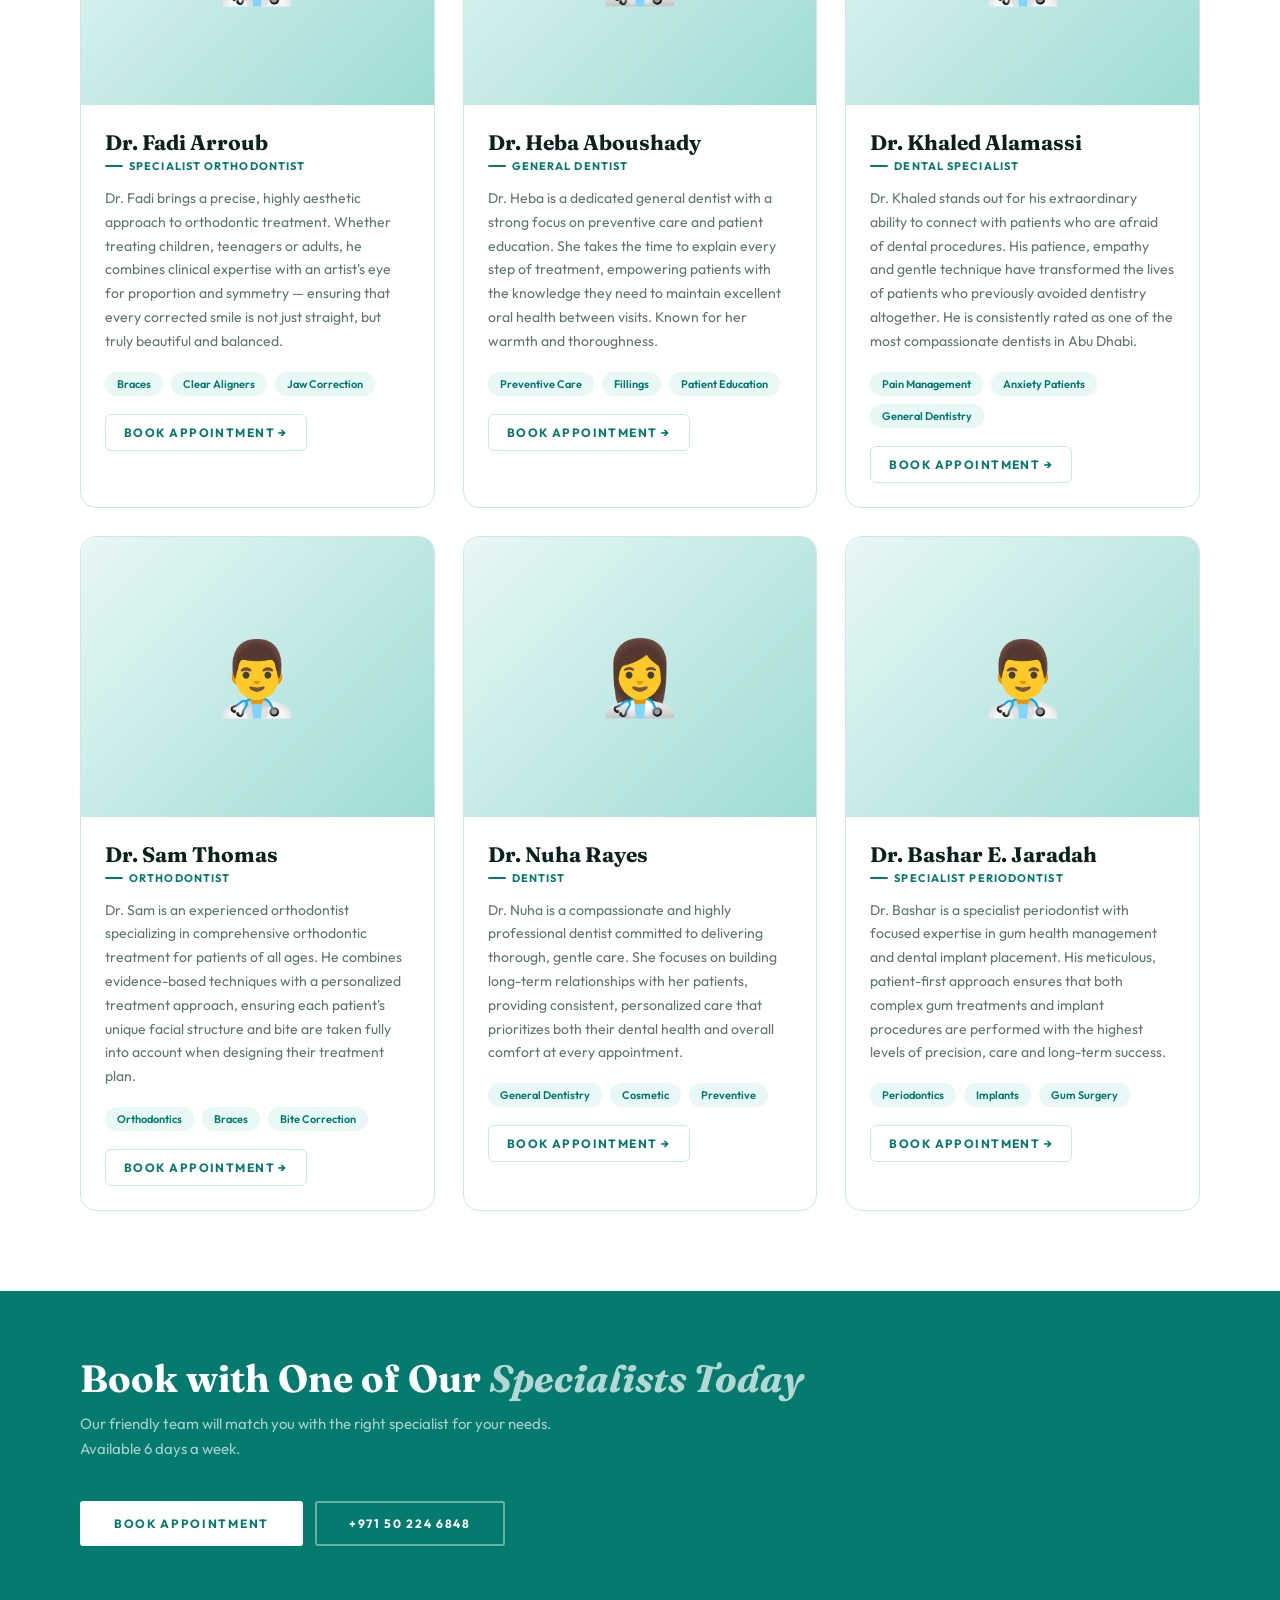
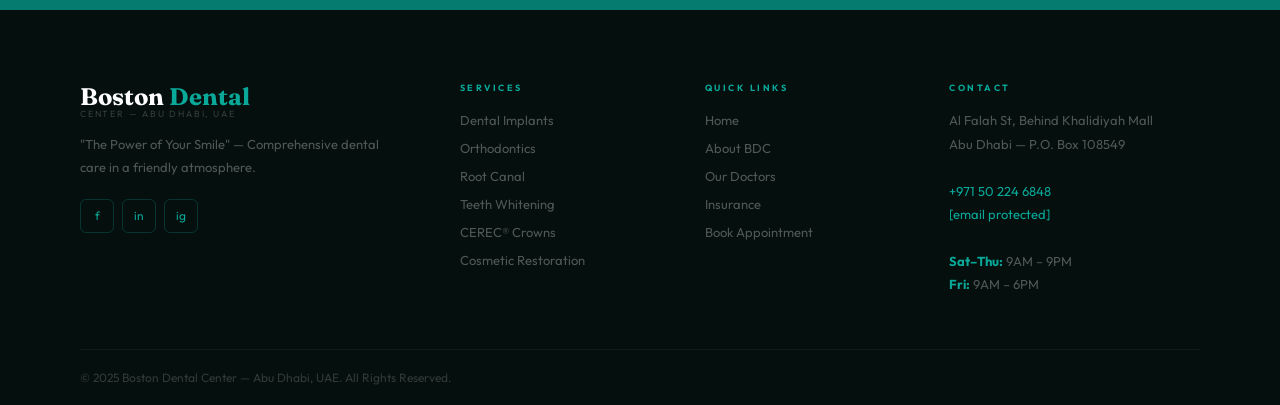
<file: doctors.html>
<!DOCTYPE html>
<html lang="en">
<head>
<meta charset="UTF-8"/><meta name="viewport" content="width=device-width,initial-scale=1.0"/>
<title>Our Doctors — Boston Dental Center Abu Dhabi</title>
<link href="https://fonts.googleapis.com/css2?family=Fraunces:ital,wght@0,400;0,600;0,700;1,400;1,700&family=Outfit:wght@300;400;500;600;700&display=swap" rel="stylesheet"/>
<link rel="stylesheet" href="shared.css"/>
<style>
.doctors-grid{display:grid;grid-template-columns:repeat(3,1fr);gap:28px;}
.doctor-card{background:#fff;border:1px solid var(--light);border-radius:16px;overflow:hidden;transition:all .35s;}
.doctor-card:hover{transform:translateY(-6px);box-shadow:0 18px 48px rgba(5,122,110,.13);}
.doctor-photo{height:280px;background:linear-gradient(135deg,var(--mint),#9edbd5);position:relative;overflow:hidden;display:flex;align-items:center;justify-content:center;font-size:72px;}
.doctor-photo img{position:absolute;inset:0;width:100%;height:100%;object-fit:cover;object-position:top;}
.doctor-body{padding:24px;}
.doctor-name{font-family:'Fraunces',serif;font-size:21px;font-weight:700;color:var(--dark);margin-bottom:4px;}
.doctor-role{font-size:11px;font-weight:700;letter-spacing:.1em;text-transform:uppercase;color:var(--teal);margin-bottom:14px;display:flex;align-items:center;gap:6px;}
.doctor-role::before{content:'';width:18px;height:2px;background:var(--teal);border-radius:2px;}
.doctor-bio{font-size:14px;color:var(--grey);line-height:1.7;margin-bottom:18px;}
.doctor-specs{display:flex;flex-wrap:wrap;gap:8px;margin-bottom:18px;}
.doc-spec{background:var(--mint);color:var(--teal);font-size:11px;font-weight:600;padding:5px 12px;border-radius:20px;}
.doctor-book{display:inline-flex;align-items:center;gap:8px;font-size:12px;font-weight:700;letter-spacing:.12em;text-transform:uppercase;color:var(--teal);text-decoration:none;border:1px solid var(--light);padding:10px 18px;border-radius:6px;transition:all .3s;}
.doctor-book:hover{background:var(--teal);color:#fff;border-color:var(--teal);}
.team-intro{max-width:680px;margin:0 auto 60px;text-align:center;}
@media(max-width:1024px){.doctors-grid{grid-template-columns:repeat(2,1fr);}}
@media(max-width:600px){.doctors-grid{grid-template-columns:1fr;}}
</style>
</head>
<body>
<div class="topbar">
  <div class="topbar-left"><a href="tel:+971502246848">📞 +971 50 224 6848</a><a href="tel:+97126667070">📞 02 666 7070</a><a href="/cdn-cgi/l/email-protection#a0c9cec6cfe0c2cfd3d4cfcec4c5ced4c1ccd5c1c58ec3cfcd">✉ <span class="__cf_email__" data-cfemail="7c15121a133c1e130f081312181912081d10091d19521f1311">[email&#160;protected]</span></a></div>
  <div class="topbar-right">Sat–Thu: 9AM–9PM &nbsp;|&nbsp; Fri: 9AM–6PM</div>
</div>
<nav>
  <div class="nav-logo-wrap"><div class="nav-logo-text">Boston <span>Dental</span></div><div class="nav-logo-sub">Center — Abu Dhabi</div></div>
  <div class="nav-links">
    <a href="index.html">Home</a>
    <div class="dropdown"><a href="#" class="nav-dropdown">Discover BDC ▾</a><div class="dropdown-menu"><a href="doctors.html">Meet Our Doctors</a><a href="contact.html">Book Appointment</a></div></div>
    <a href="doctors.html" class="active">Doctors</a>
    <div class="dropdown"><a href="services.html" class="nav-dropdown">Services ▾</a><div class="dropdown-menu"><a href="dental-implants.html">Dental Implants</a><a href="services.html">All Services →</a></div></div>
    <div class="dropdown"><a href="#" class="nav-dropdown">Resources ▾</a><div class="dropdown-menu"><a href="contact.html">Insurance Enquiry</a><a href="contact.html">Tabby / Tamara</a><a href="contact.html">Offers & Promotions</a></div></div>
    <a href="contact.html">Contact</a>
  </div>
  <div class="nav-right"><a href="tel:+971502246848" class="nav-phone">+971 50 224 6848</a><a href="contact.html" class="nav-cta">Book Appointment</a></div>
  <div class="hamburger" onclick="document.querySelector('.mobile-menu').classList.add('open')"><span></span><span></span><span></span></div>
</nav>
<div class="mobile-menu">
  <button class="close-menu" onclick="this.parentElement.classList.remove('open')">✕</button>
  <a href="index.html">Home</a><a href="doctors.html">About BDC</a><a href="doctors.html">Doctors</a><a href="services.html">Services</a><a href="contact.html">Insurance</a><a href="contact.html">Book Appointment</a>
</div>

<div class="page-banner">
  <div class="page-banner-breadcrumb"><a href="index.html">Home</a> › <span>Our Doctors</span></div>
  <h1>Meet Our <em>Specialist</em> Doctors</h1>
  <p class="page-banner-desc">A carefully selected team of 9 expert dental professionals — each bringing years of specialized training and a genuine commitment to your smile and wellbeing.</p>
</div>

<div class="section">
  <div class="team-intro reveal">
    <div class="stag" style="justify-content:center;">Our Specialists</div>
    <h2 class="sh2" style="text-align:center;">Expert Care, <em>Every Visit</em></h2>
    <p class="sdesc" style="text-align:center;margin:0 auto;">At Boston Dental Center, we pride ourselves on assembling a team of highly qualified, experienced specialists across all fields of dentistry — ensuring you receive the right care from the right expert, every time.</p>
  </div>
  <div class="doctors-grid">
    <div class="doctor-card reveal">
      <div class="doctor-photo">👨‍⚕️</div>
      <div class="doctor-body">
        <div class="doctor-name">Dr. Anas Al Haj Ahmed</div>
        <div class="doctor-role">Dental Specialist</div>
        <p class="doctor-bio">Known for his remarkably calm and reassuring chairside manner, Dr. Anas has built a loyal patient base in Abu Dhabi. Patients consistently report that his gentle approach and expert technique make even complex procedures feel completely stress-free — some have even dozed off during extractions under his care.</p>
        <div class="doctor-specs"><span class="doc-spec">Extractions</span><span class="doc-spec">Restorations</span><span class="doc-spec">General Dentistry</span></div>
        <a href="contact.html" class="doctor-book">Book Appointment →</a>
      </div>
    </div>
    <div class="doctor-card reveal rd1">
      <div class="doctor-photo">👨‍⚕️</div>
      <div class="doctor-body">
        <div class="doctor-name">Dr. Arshiyan Ahmed</div>
        <div class="doctor-role">Specialist Periodontist</div>
        <p class="doctor-bio">Dr. Arshiyan is a highly experienced Specialist Periodontist with deep expertise in dental implants and advanced gum disease treatment. Trusted for complex and multi-stage implant cases, he is known for his meticulous attention to detail, thorough explanations and genuinely caring approach to patient care.</p>
        <div class="doctor-specs"><span class="doc-spec">Dental Implants</span><span class="doc-spec">Periodontics</span><span class="doc-spec">Bone Grafting</span></div>
        <a href="contact.html" class="doctor-book">Book Appointment →</a>
      </div>
    </div>
    <div class="doctor-card reveal rd2">
      <div class="doctor-photo">👩‍⚕️</div>
      <div class="doctor-body">
        <div class="doctor-name">Dr. Bobana Stankovic</div>
        <div class="doctor-role">General Dentist</div>
        <p class="doctor-bio">Dr. Bobana is celebrated for her ability to resolve complex dental cases that other specialists have struggled with. Her patients praise her clear communication, meticulous approach and exceptional outcomes. She makes every patient feel genuinely heard and keeps them fully informed throughout their treatment journey.</p>
        <div class="doctor-specs"><span class="doc-spec">General Dentistry</span><span class="doc-spec">Complex Cases</span><span class="doc-spec">Restorations</span></div>
        <a href="contact.html" class="doctor-book">Book Appointment →</a>
      </div>
    </div>
    <div class="doctor-card reveal">
      <div class="doctor-photo">👨‍⚕️</div>
      <div class="doctor-body">
        <div class="doctor-name">Dr. Fadi Arroub</div>
        <div class="doctor-role">Specialist Orthodontist</div>
        <p class="doctor-bio">Dr. Fadi brings a precise, highly aesthetic approach to orthodontic treatment. Whether treating children, teenagers or adults, he combines clinical expertise with an artist's eye for proportion and symmetry — ensuring that every corrected smile is not just straight, but truly beautiful and balanced.</p>
        <div class="doctor-specs"><span class="doc-spec">Braces</span><span class="doc-spec">Clear Aligners</span><span class="doc-spec">Jaw Correction</span></div>
        <a href="contact.html" class="doctor-book">Book Appointment →</a>
      </div>
    </div>
    <div class="doctor-card reveal rd1">
      <div class="doctor-photo">👩‍⚕️</div>
      <div class="doctor-body">
        <div class="doctor-name">Dr. Heba Aboushady</div>
        <div class="doctor-role">General Dentist</div>
        <p class="doctor-bio">Dr. Heba is a dedicated general dentist with a strong focus on preventive care and patient education. She takes the time to explain every step of treatment, empowering patients with the knowledge they need to maintain excellent oral health between visits. Known for her warmth and thoroughness.</p>
        <div class="doctor-specs"><span class="doc-spec">Preventive Care</span><span class="doc-spec">Fillings</span><span class="doc-spec">Patient Education</span></div>
        <a href="contact.html" class="doctor-book">Book Appointment →</a>
      </div>
    </div>
    <div class="doctor-card reveal rd2">
      <div class="doctor-photo">👨‍⚕️</div>
      <div class="doctor-body">
        <div class="doctor-name">Dr. Khaled Alamassi</div>
        <div class="doctor-role">Dental Specialist</div>
        <p class="doctor-bio">Dr. Khaled stands out for his extraordinary ability to connect with patients who are afraid of dental procedures. His patience, empathy and gentle technique have transformed the lives of patients who previously avoided dentistry altogether. He is consistently rated as one of the most compassionate dentists in Abu Dhabi.</p>
        <div class="doctor-specs"><span class="doc-spec">Pain Management</span><span class="doc-spec">Anxiety Patients</span><span class="doc-spec">General Dentistry</span></div>
        <a href="contact.html" class="doctor-book">Book Appointment →</a>
      </div>
    </div>
    <div class="doctor-card reveal">
      <div class="doctor-photo">👨‍⚕️</div>
      <div class="doctor-body">
        <div class="doctor-name">Dr. Sam Thomas</div>
        <div class="doctor-role">Orthodontist</div>
        <p class="doctor-bio">Dr. Sam is an experienced orthodontist specializing in comprehensive orthodontic treatment for patients of all ages. He combines evidence-based techniques with a personalized treatment approach, ensuring each patient's unique facial structure and bite are taken fully into account when designing their treatment plan.</p>
        <div class="doctor-specs"><span class="doc-spec">Orthodontics</span><span class="doc-spec">Braces</span><span class="doc-spec">Bite Correction</span></div>
        <a href="contact.html" class="doctor-book">Book Appointment →</a>
      </div>
    </div>
    <div class="doctor-card reveal rd1">
      <div class="doctor-photo">👩‍⚕️</div>
      <div class="doctor-body">
        <div class="doctor-name">Dr. Nuha Rayes</div>
        <div class="doctor-role">Dentist</div>
        <p class="doctor-bio">Dr. Nuha is a compassionate and highly professional dentist committed to delivering thorough, gentle care. She focuses on building long-term relationships with her patients, providing consistent, personalized care that prioritizes both their dental health and overall comfort at every appointment.</p>
        <div class="doctor-specs"><span class="doc-spec">General Dentistry</span><span class="doc-spec">Cosmetic</span><span class="doc-spec">Preventive</span></div>
        <a href="contact.html" class="doctor-book">Book Appointment →</a>
      </div>
    </div>
    <div class="doctor-card reveal rd2">
      <div class="doctor-photo">👨‍⚕️</div>
      <div class="doctor-body">
        <div class="doctor-name">Dr. Bashar E. Jaradah</div>
        <div class="doctor-role">Specialist Periodontist</div>
        <p class="doctor-bio">Dr. Bashar is a specialist periodontist with focused expertise in gum health management and dental implant placement. His meticulous, patient-first approach ensures that both complex gum treatments and implant procedures are performed with the highest levels of precision, care and long-term success.</p>
        <div class="doctor-specs"><span class="doc-spec">Periodontics</span><span class="doc-spec">Implants</span><span class="doc-spec">Gum Surgery</span></div>
        <a href="contact.html" class="doctor-book">Book Appointment →</a>
      </div>
    </div>
  </div>
</div>

<!-- CTA -->
<div style="background:var(--teal);padding:64px 80px;display:flex;justify-content:space-between;align-items:center;gap:40px;flex-wrap:wrap;">
  <div>
    <h2 style="font-family:'Fraunces',serif;font-size:clamp(24px,3vw,38px);font-weight:700;color:#fff;margin-bottom:10px;">Book with One of Our <em style="font-style:italic;color:rgba(255,255,255,.7);">Specialists Today</em></h2>
    <p style="font-size:15px;color:rgba(255,255,255,.65);max-width:500px;line-height:1.65;">Our friendly team will match you with the right specialist for your needs. Available 6 days a week.</p>
  </div>
  <div style="display:flex;gap:12px;flex-wrap:wrap;">
    <a href="contact.html" style="font-size:12px;font-weight:700;letter-spacing:.14em;text-transform:uppercase;background:#fff;color:var(--teal);padding:15px 34px;text-decoration:none;border-radius:3px;">Book Appointment</a>
    <a href="tel:+971502246848" style="font-size:12px;font-weight:700;letter-spacing:.14em;text-transform:uppercase;border:2px solid rgba(255,255,255,.4);color:#fff;padding:13px 32px;text-decoration:none;border-radius:3px;">+971 50 224 6848</a>
  </div>
</div>

<footer>
  <div class="fgrid">
    <div><div class="flogo">Boston <span>Dental</span></div><div class="flogo-sub">Center — Abu Dhabi, UAE</div><p class="fdesc">"The Power of Your Smile" — Comprehensive dental care in a friendly atmosphere.</p><div class="fsocials"><a href="#" class="fsoc">f</a><a href="#" class="fsoc">in</a><a href="#" class="fsoc">ig</a></div></div>
    <div class="fcol"><h4>Services</h4><ul><li><a href="dental-implants.html">Dental Implants</a></li><li><a href="services.html">Orthodontics</a></li><li><a href="services.html">Root Canal</a></li><li><a href="services.html">Teeth Whitening</a></li><li><a href="services.html">CEREC® Crowns</a></li><li><a href="services.html">Cosmetic Restoration</a></li></ul></div>
    <div class="fcol"><h4>Quick Links</h4><ul><li><a href="index.html">Home</a></li><li><a href="doctors.html">About BDC</a></li><li><a href="doctors.html">Our Doctors</a></li><li><a href="contact.html">Insurance</a></li><li><a href="contact.html">Book Appointment</a></li></ul></div>
    <div class="fcol"><h4>Contact</h4><div class="faddr"><p>Al Falah St, Behind Khalidiyah Mall<br>Abu Dhabi — P.O. Box 108549</p><br><p><a href="tel:+971502246848">+971 50 224 6848</a></p><p><a href="/cdn-cgi/l/email-protection#563f3830391634392522393832333822373a2337337835393b"><span class="__cf_email__" data-cfemail="771e1911183715180403181913121903161b0216125914181a">[email&#160;protected]</span></a></p><br><p><strong>Sat–Thu:</strong> 9AM – 9PM</p><p><strong>Fri:</strong> 9AM – 6PM</p></div></div>
  </div>
</footer>
<div class="fbot"><div class="fcopy">© 2025 Boston Dental Center — Abu Dhabi, UAE. All Rights Reserved.</div></div>
<a href="https://wa.me/971502246848" target="_blank" class="wa-float">💬</a>
<sc
</file>
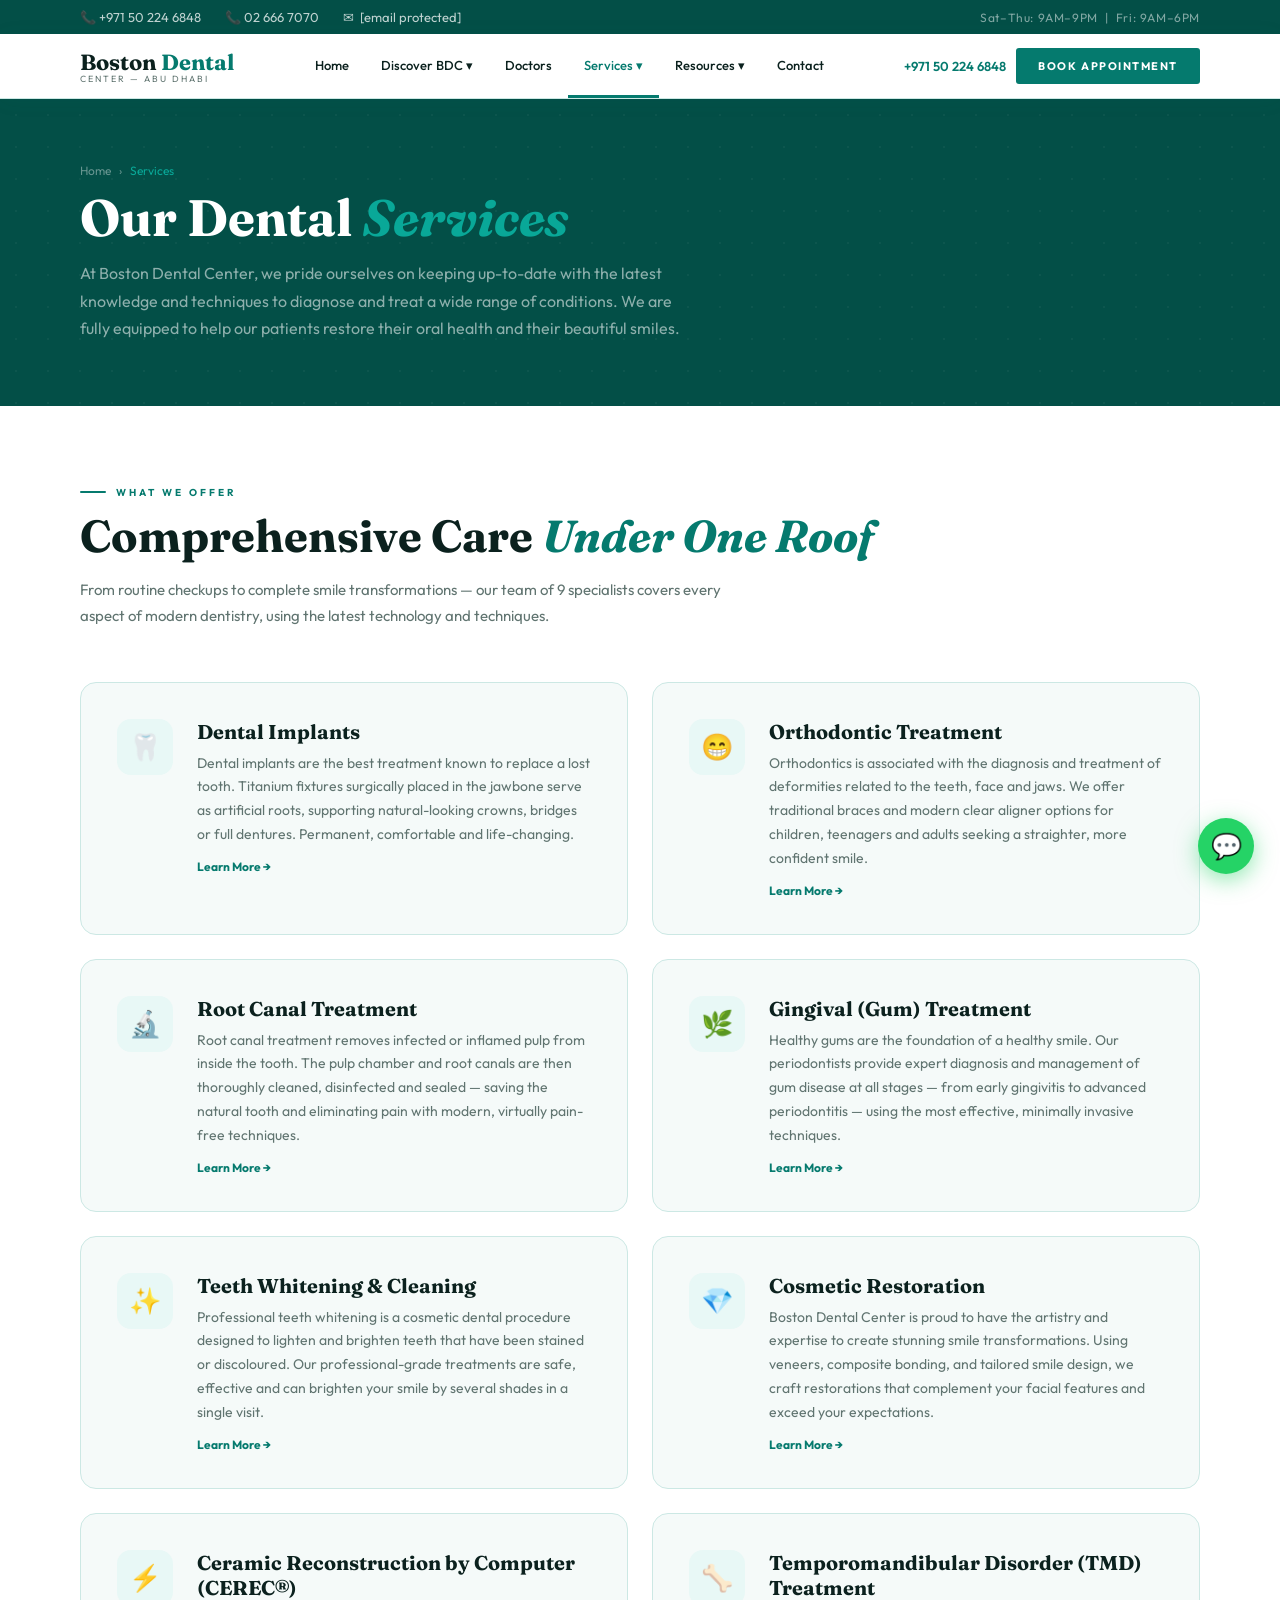
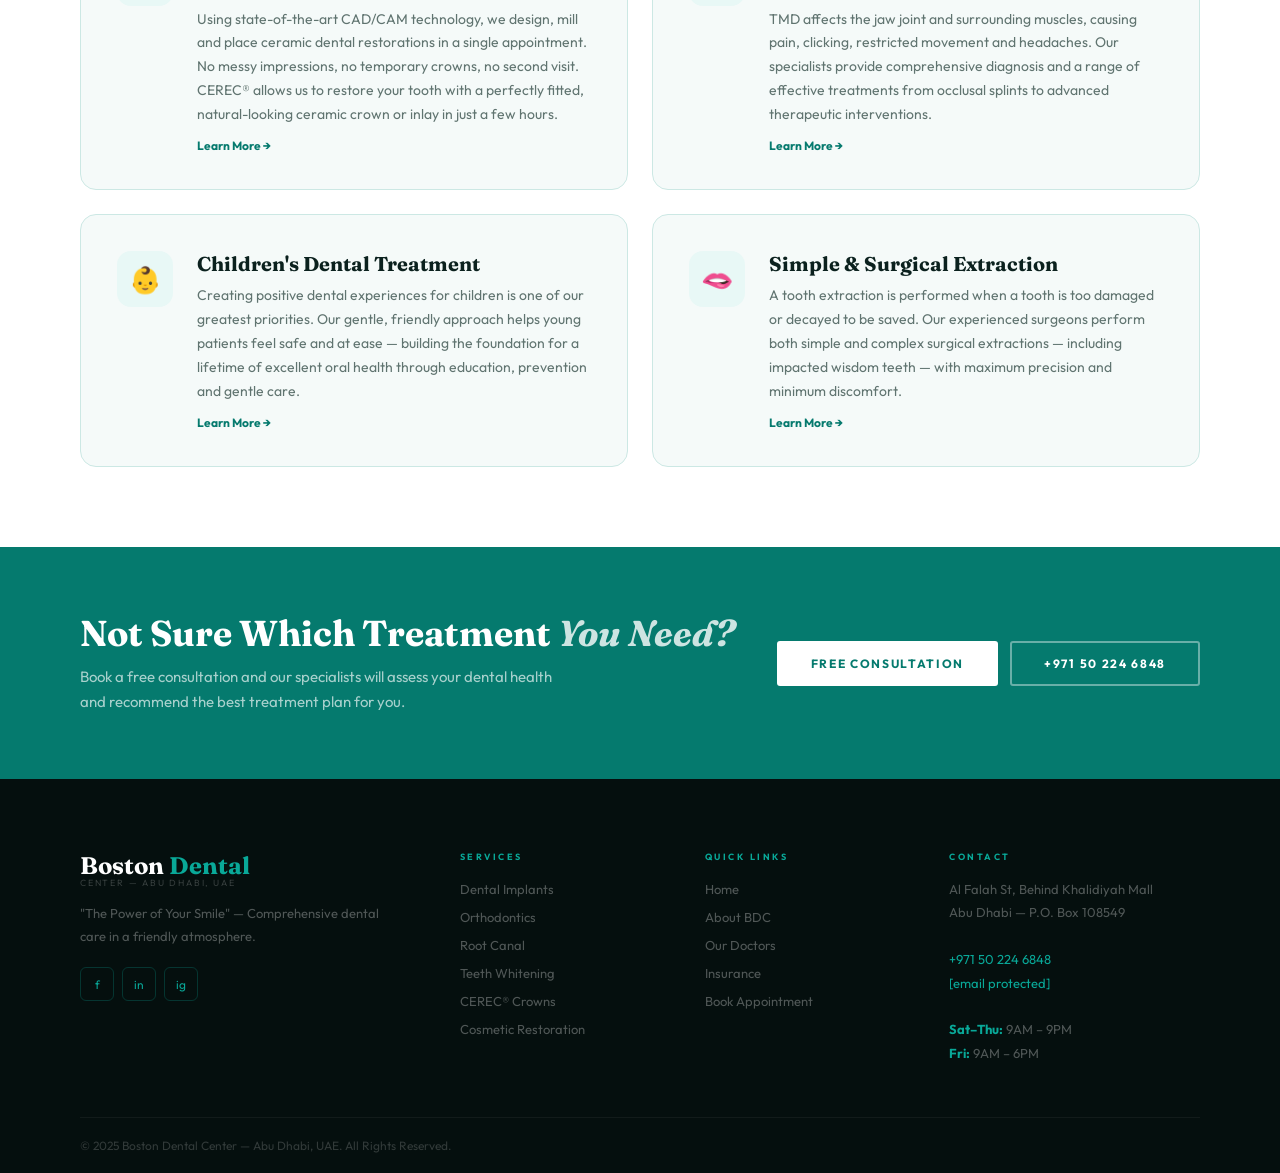
<file: services.html>
<!DOCTYPE html>
<html lang="en">
<head>
<meta charset="UTF-8"/><meta name="viewport" content="width=device-width,initial-scale=1.0"/>
<title>Dental Services — Boston Dental Center Abu Dhabi</title>
<link href="https://fonts.googleapis.com/css2?family=Fraunces:ital,wght@0,400;0,600;0,700;1,400;1,700&family=Outfit:wght@300;400;500;600;700&display=swap" rel="stylesheet"/>
<link rel="stylesheet" href="shared.css"/>
<style>
.svc-full-grid{display:grid;grid-template-columns:repeat(2,1fr);gap:24px;}
.svc-full-card{background:var(--off);border:1px solid var(--light);border-radius:16px;padding:36px;display:flex;gap:24px;align-items:flex-start;transition:all .35s;text-decoration:none;}
.svc-full-card:hover{transform:translateY(-4px);box-shadow:0 16px 40px rgba(5,122,110,.1);background:#fff;border-color:var(--teal2);}
.svc-full-icon{width:56px;height:56px;min-width:56px;background:var(--mint);border-radius:14px;display:flex;align-items:center;justify-content:center;font-size:26px;transition:background .35s;}
.svc-full-card:hover .svc-full-icon{background:var(--teal);}
.svc-full-title{font-family:'Fraunces',serif;font-size:20px;font-weight:700;color:var(--dark);margin-bottom:8px;}
.svc-full-desc{font-size:14px;color:var(--grey);line-height:1.7;margin-bottom:12px;}
.svc-full-link{font-size:12px;font-weight:700;color:var(--teal);display:flex;align-items:center;gap:5px;}
@media(max-width:768px){.svc-full-grid{grid-template-columns:1fr;}}
</style>
</head>
<body>
<div class="topbar"><div class="topbar-left"><a href="tel:+971502246848">📞 +971 50 224 6848</a><a href="tel:+97126667070">📞 02 666 7070</a><a href="/cdn-cgi/l/email-protection#c3aaada5ac83a1acb0b7acada7a6adb7a2afb6a2a6eda0acae">✉ <span class="__cf_email__" data-cfemail="264f4840496644495552494842434852474a5347430845494b">[email&#160;protected]</span></a></div><div class="topbar-right">Sat–Thu: 9AM–9PM &nbsp;|&nbsp; Fri: 9AM–6PM</div></div>
<nav>
  <div class="nav-logo-wrap"><div class="nav-logo-text">Boston <span>Dental</span></div><div class="nav-logo-sub">Center — Abu Dhabi</div></div>
  <div class="nav-links">
    <a href="index.html">Home</a>
    <div class="dropdown"><a href="#" class="nav-dropdown">Discover BDC ▾</a><div class="dropdown-menu"><a href="doctors.html">Meet Our Doctors</a><a href="contact.html">Book Appointment</a></div></div>
    <a href="doctors.html">Doctors</a>
    <div class="dropdown"><a href="services.html" class="nav-dropdown active">Services ▾</a><div class="dropdown-menu"><a href="dental-implants.html">Dental Implants</a><a href="services.html">All Services →</a></div></div>
    <div class="dropdown"><a href="#" class="nav-dropdown">Resources ▾</a><div class="dropdown-menu"><a href="contact.html">Insurance Enquiry</a><a href="contact.html">Tabby / Tamara</a><a href="contact.html">Offers & Promotions</a></div></div>
    <a href="contact.html">Contact</a>
  </div>
  <div class="nav-right"><a href="tel:+971502246848" class="nav-phone">+971 50 224 6848</a><a href="contact.html" class="nav-cta">Book Appointment</a></div>
  <div class="hamburger" onclick="document.querySelector('.mobile-menu').classList.add('open')"><span></span><span></span><span></span></div>
</nav>
<div class="mobile-menu"><button class="close-menu" onclick="this.parentElement.classList.remove('open')">✕</button><a href="index.html">Home</a><a href="doctors.html">About BDC</a><a href="doctors.html">Doctors</a><a href="services.html">Services</a><a href="contact.html">Insurance</a><a href="contact.html">Book Appointment</a></div>

<div class="page-banner">
  <div class="page-banner-breadcrumb"><a href="index.html">Home</a> › <span>Services</span></div>
  <h1>Our Dental <em>Services</em></h1>
  <p class="page-banner-desc">At Boston Dental Center, we pride ourselves on keeping up-to-date with the latest knowledge and techniques to diagnose and treat a wide range of conditions. We are fully equipped to help our patients restore their oral health and their beautiful smiles.</p>
</div>

<div class="section">
  <div style="margin-bottom:52px;">
    <div class="stag reveal">What We Offer</div>
    <h2 class="sh2 reveal rd1">Comprehensive Care <em>Under One Roof</em></h2>
    <p class="sdesc reveal rd2">From routine checkups to complete smile transformations — our team of 9 specialists covers every aspect of modern dentistry, using the latest technology and techniques.</p>
  </div>
  <div class="svc-full-grid">
    <a href="dental-implants.html" class="svc-full-card reveal">
      <div class="svc-full-icon">🦷</div>
      <div><div class="svc-full-title">Dental Implants</div><p class="svc-full-desc">Dental implants are the best treatment known to replace a lost tooth. Titanium fixtures surgically placed in the jawbone serve as artificial roots, supporting natural-looking crowns, bridges or full dentures. Permanent, comfortable and life-changing.</p><div class="svc-full-link">Learn More →</div></div>
    </a>
    <a href="orthodontics.html" class="svc-full-card reveal rd1">
      <div class="svc-full-icon">😁</div>
      <div><div class="svc-full-title">Orthodontic Treatment</div><p class="svc-full-desc">Orthodontics is associated with the diagnosis and treatment of deformities related to the teeth, face and jaws. We offer traditional braces and modern clear aligner options for children, teenagers and adults seeking a straighter, more confident smile.</p><div class="svc-full-link">Learn More →</div></div>
    </a>
    <a href="root-canal.html" class="svc-full-card reveal">
      <div class="svc-full-icon">🔬</div>
      <div><div class="svc-full-title">Root Canal Treatment</div><p class="svc-full-desc">Root canal treatment removes infected or inflamed pulp from inside the tooth. The pulp chamber and root canals are then thoroughly cleaned, disinfected and sealed — saving the natural tooth and eliminating pain with modern, virtually pain-free techniques.</p><div class="svc-full-link">Learn More →</div></div>
    </a>
    <a href="gingival.html" class="svc-full-card reveal rd1">
      <div class="svc-full-icon">🌿</div>
      <div><div class="svc-full-title">Gingival (Gum) Treatment</div><p class="svc-full-desc">Healthy gums are the foundation of a healthy smile. Our periodontists provide expert diagnosis and management of gum disease at all stages — from early gingivitis to advanced periodontitis — using the most effective, minimally invasive techniques.</p><div class="svc-full-link">Learn More →</div></div>
    </a>
    <a href="whitening.html" class="svc-full-card reveal">
      <div class="svc-full-icon">✨</div>
      <div><div class="svc-full-title">Teeth Whitening & Cleaning</div><p class="svc-full-desc">Professional teeth whitening is a cosmetic dental procedure designed to lighten and brighten teeth that have been stained or discoloured. Our professional-grade treatments are safe, effective and can brighten your smile by several shades in a single visit.</p><div class="svc-full-link">Learn More →</div></div>
    </a>
    <a href="cosmetic.html" class="svc-full-card reveal rd1">
      <div class="svc-full-icon">💎</div>
      <div><div class="svc-full-title">Cosmetic Restoration</div><p class="svc-full-desc">Boston Dental Center is proud to have the artistry and expertise to create stunning smile transformations. Using veneers, composite bonding, and tailored smile design, we craft restorations that complement your facial features and exceed your expectations.</p><div class="svc-full-link">Learn More →</div></div>
    </a>
    <a href="cerec.html" class="svc-full-card reveal">
      <div class="svc-full-icon">⚡</div>
      <div><div class="svc-full-title">Ceramic Reconstruction by Computer (CEREC®)</div><p class="svc-full-desc">Using state-of-the-art CAD/CAM technology, we design, mill and place ceramic dental restorations in a single appointment. No messy impressions, no temporary crowns, no second visit. CEREC® allows us to restore your tooth with a perfectly fitted, natural-looking ceramic crown or inlay in just a few hours.</p><div class="svc-full-link">Learn More →</div></div>
    </a>
    <a href="tmd.html" class="svc-full-card reveal rd1">
      <div class="svc-full-icon">🦴</div>
      <div><div class="svc-full-title">Temporomandibular Disorder (TMD) Treatment</div><p class="svc-full-desc">TMD affects the jaw joint and surrounding muscles, causing pain, clicking, restricted movement and headaches. Our specialists provide comprehensive diagnosis and a range of effective treatments from occlusal splints to advanced therapeutic interventions.</p><div class="svc-full-link">Learn More →</div></div>
    </a>
    <a href="children.html" class="svc-full-card reveal">
      <div class="svc-full-icon">👶</div>
      <div><div class="svc-full-title">Children's Dental Treatment</div><p class="svc-full-desc">Creating positive dental experiences for children is one of our greatest priorities. Our gentle, friendly approach helps young patients feel safe and at ease — building the foundation for a lifetime of excellent oral health through education, prevention and gentle care.</p><div class="svc-full-link">Learn More →</div></div>
    </a>
    <a href="extraction.html" class="svc-full-card reveal rd1">
      <div class="svc-full-icon">🫦</div>
      <div><div class="svc-full-title">Simple & Surgical Extraction</div><p class="svc-full-desc">A tooth extraction is performed when a tooth is too damaged or decayed to be saved. Our experienced surgeons perform both simple and complex surgical extractions — including impacted wisdom teeth — with maximum precision and minimum discomfort.</p><div class="svc-full-link">Learn More →</div></div>
    </a>
  </div>
</div>

<div style="background:var(--teal);padding:64px 80px;display:flex;justify-content:space-between;align-items:center;gap:40px;flex-wrap:wrap;">
  <div><h2 style="font-family:'Fraunces',serif;font-size:clamp(22px,3vw,36px);font-weight:700;color:#fff;margin-bottom:10px;">Not Sure Which Treatment <em style="font-style:italic;opacity:.8;">You Need?</em></h2><p style="font-size:15px;color:rgba(255,255,255,.65);max-width:480px;line-height:1.65;">Book a free consultation and our specialists will assess your dental health and recommend the best treatment plan for you.</p></div>
  <div style="display:flex;gap:12px;flex-wrap:wrap;"><a href="contact.html" style="font-size:12px;font-weight:700;letter-spacing:.14em;text-transform:uppercase;background:#fff;color:var(--teal);padding:15px 34px;text-decoration:none;border-radius:3px;">Free Consultation</a><a href="tel:+971502246848" style="font-size:12px;font-weight:700;letter-spacing:.14em;text-transform:uppercase;border:2px solid rgba(255,255,255,.4);color:#fff;padding:13px 32px;text-decoration:none;border-radius:3px;">+971 50 224 6848</a></div>
</div>

<footer><div class="fgrid"><div><div class="flogo">Boston <span>Dental</span></div><div class="flogo-sub">Center — Abu Dhabi, UAE</div><p class="fdesc">"The Power of Your Smile" — Comprehensive dental care in a friendly atmosphere.</p><div class="fsocials"><a href="#" class="fsoc">f</a><a href="#" class="fsoc">in</a><a href="#" class="fsoc">ig</a></div></div><div class="fcol"><h4>Services</h4><ul><li><a href="dental-implants.html">Dental Implants</a></li><li><a href="services.html">Orthodontics</a></li><li><a href="services.html">Root Canal</a></li><li><a href="services.html">Teeth Whitening</a></li><li><a href="services.html">CEREC® Crowns</a></li><li><a href="services.html">Cosmetic Restoration</a></li></ul></div><div class="fcol"><h4>Quick Links</h4><ul><li><a href="index.html">Home</a></li><li><a href="doctors.html">About BDC</a></li><li><a href="doctors.html">Our Doctors</a></li><li><a href="contact.html">Insurance</a></li><li><a href="contact.html">Book Appointment</a></li></ul></div><div class="fcol"><h4>Contact</h4><div class="faddr"><p>Al Falah St, Behind Khalidiyah Mall<br>Abu Dhabi — P.O. Box 108549</p><br><p><a href="tel:+971502246848">+971 50 224 6848</a></p><p><a href="/cdn-cgi/l/email-protection#c0a9aea6af80a2afb3b4afaea4a5aeb4a1acb5a1a5eea3afad"><span class="__cf_email__" data-cfemail="30595e565f70525f43445f5e54555e44515c4551551e535f5d">[email&#160;protected]</span></a></p><br><p><strong>Sat–Thu:</strong> 9AM – 9PM</p><p><strong>Fri:</strong> 9AM – 6PM</p></div></div></div></footer>
<div class="fbot"><div class="fcopy">© 2025 Boston Dental Center — Abu Dhabi, UAE. All Rights Reserved.</div></div>
<a href="https://wa.me/971502246848" target="_blank" class="wa-float">💬</a>
<sc
</file>
<file: shared.css>
:root{--teal:#057a6e;--teal2:#09a898;--tealdk:#034f47;--mint:#e8f8f6;--white:#ffffff;--off:#f5faf9;--dark:#0b211e;--grey:#607470;--light:#cce8e4;--gold:#e8a838;}
*,*::before,*::after{margin:0;padding:0;box-sizing:border-box;}
html{scroll-behavior:smooth;}
body{background:var(--white);font-family:'Outfit',sans-serif;color:var(--dark);overflow-x:hidden;}

/* TOPBAR */
.topbar{background:var(--tealdk);padding:9px 80px;display:flex;justify-content:space-between;align-items:center;}
.topbar-left{display:flex;gap:24px;}
.topbar a{color:rgba(255,255,255,.75);text-decoration:none;font-size:13px;display:flex;align-items:center;gap:6px;transition:color .2s;}
.topbar a:hover{color:#fff;}
.topbar-right{font-size:12px;color:rgba(255,255,255,.5);letter-spacing:.05em;}

/* NAV */
nav{background:var(--white);border-bottom:1px solid var(--light);padding:0 80px;display:flex;align-items:stretch;justify-content:space-between;position:sticky;top:0;z-index:100;box-shadow:0 2px 20px rgba(5,122,110,.06);}
.nav-logo-wrap{display:flex;flex-direction:column;justify-content:center;padding:14px 0;}
.nav-logo-text{font-family:'Fraunces',serif;font-size:22px;font-weight:700;color:var(--dark);}
.nav-logo-text span{color:var(--teal);}
.nav-logo-sub{font-size:9px;letter-spacing:.22em;text-transform:uppercase;color:var(--grey);margin-top:-3px;}
.nav-links{display:flex;gap:0;align-items:stretch;}
.nav-links a,.nav-dropdown{font-size:13px;font-weight:500;color:var(--dark);text-decoration:none;padding:0 16px;display:flex;align-items:center;transition:all .25s;position:relative;border-bottom:3px solid transparent;white-space:nowrap;height:100%;box-sizing:border-box;cursor:pointer;}
.nav-links a:hover,.nav-dropdown:hover{color:var(--teal);border-bottom-color:var(--teal2);}
.nav-links a.active{color:var(--teal);border-bottom-color:var(--teal);}
.dropdown{position:relative;display:flex;align-items:stretch;}
.dropdown-menu{display:none;position:absolute;top:100%;left:0;background:#fff;border:1px solid var(--light);border-top:2px solid var(--teal2);min-width:220px;box-shadow:0 12px 36px rgba(5,122,110,.12);z-index:200;}
.dropdown:hover .dropdown-menu{display:block;}
.dropdown-menu a{display:block;padding:11px 18px;font-size:13px;color:var(--dark);text-decoration:none;border-bottom:1px solid var(--light);transition:all .2s;}
.dropdown-menu a:last-child{border-bottom:none;}
.dropdown-menu a:hover{background:var(--mint);color:var(--teal);padding-left:24px;}
.nav-right{display:flex;align-items:center;gap:10px;padding:14px 0;}
.nav-phone{font-size:13px;font-weight:600;color:var(--teal);text-decoration:none;}
.nav-cta{font-size:11px;font-weight:700;letter-spacing:.14em;text-transform:uppercase;background:var(--teal);color:#fff;padding:11px 22px;text-decoration:none;border-radius:3px;transition:all .3s;}
.nav-cta:hover{background:var(--teal2);}
.hamburger{display:none;flex-direction:column;gap:5px;cursor:pointer;padding:4px;}
.hamburger span{width:24px;height:2px;background:var(--dark);border-radius:2px;}

/* PAGE HERO BANNER */
.page-banner{background:var(--tealdk);padding:64px 80px;position:relative;overflow:hidden;}
.page-banner::before{content:'';position:absolute;inset:0;background-image:radial-gradient(circle,rgba(255,255,255,.04) 1px,transparent 1px);background-size:32px 32px;}
.page-banner-breadcrumb{font-size:12px;color:rgba(255,255,255,.4);margin-bottom:12px;display:flex;align-items:center;gap:8px;}
.page-banner-breadcrumb a{color:rgba(255,255,255,.4);text-decoration:none;}
.page-banner-breadcrumb a:hover{color:var(--teal2);}
.page-banner-breadcrumb span{color:var(--teal2);}
.page-banner h1{font-family:'Fraunces',serif;font-size:clamp(32px,4vw,52px);font-weight:700;color:#fff;line-height:1.1;}
.page-banner h1 em{color:var(--teal2);font-style:italic;}
.page-banner-desc{font-size:16px;color:rgba(255,255,255,.55);margin-top:14px;max-width:600px;line-height:1.7;}

/* SECTION */
.section{padding:80px 80px;}
.stag{font-size:10px;font-weight:700;letter-spacing:.3em;text-transform:uppercase;color:var(--teal);display:flex;align-items:center;gap:10px;margin-bottom:12px;}
.stag::before{content:'';width:26px;height:2px;background:var(--teal);border-radius:2px;}
.sh2{font-family:'Fraunces',serif;font-size:clamp(30px,3.5vw,46px);font-weight:700;line-height:1.12;color:var(--dark);margin-bottom:16px;}
.sh2 em{color:var(--teal);font-style:italic;}
.sdesc{font-size:15px;color:var(--grey);line-height:1.75;max-width:660px;}
.sdesc p{margin-bottom:14px;}
.sdesc p:last-child{margin-bottom:0;}

/* SIDEBAR LAYOUT */
.sidebar-layout{display:grid;grid-template-columns:280px 1fr;gap:48px;align-items:start;}
.sidebar{position:sticky;top:90px;}
.sidebar-box{background:var(--off);border:1px solid var(--light);border-radius:12px;overflow:hidden;margin-bottom:20px;}
.sidebar-box-title{background:var(--teal);color:#fff;font-size:11px;font-weight:700;letter-spacing:.2em;text-transform:uppercase;padding:14px 20px;}
.sidebar-box ul{list-style:none;}
.sidebar-box ul li a{display:flex;align-items:center;gap:10px;padding:12px 20px;font-size:14px;color:var(--dark);text-decoration:none;border-bottom:1px solid var(--light);transition:all .25s;}
.sidebar-box ul li a:hover,.sidebar-box ul li a.active{background:var(--mint);color:var(--teal);padding-left:26px;}
.sidebar-box ul li a::before{content:'›';color:var(--teal);font-size:16px;}
.sidebar-box ul li:last-child a{border-bottom:none;}
.sidebar-cta{background:var(--teal);border-radius:12px;padding:24px;text-align:center;}
.sidebar-cta p{font-size:13px;color:rgba(255,255,255,.75);margin-bottom:14px;line-height:1.6;}
.sidebar-cta a{display:block;background:#fff;color:var(--teal);font-size:12px;font-weight:700;letter-spacing:.12em;text-transform:uppercase;padding:13px;border-radius:6px;text-decoration:none;transition:all .3s;margin-bottom:8px;}
.sidebar-cta a:hover{background:var(--mint);}
.sidebar-cta .phone{color:rgba(255,255,255,.9);font-size:16px;font-weight:700;text-decoration:none;display:block;margin-top:8px;}

/* BUTTONS */
.btn-teal{font-size:12px;font-weight:700;letter-spacing:.15em;text-transform:uppercase;background:var(--teal2);color:#fff;padding:15px 36px;text-decoration:none;border-radius:3px;display:inline-block;transition:all .3s;}
.btn-teal:hover{background:#0bbdab;transform:translateY(-2px);box-shadow:0 8px 22px rgba(9,168,152,.35);}
.btn-outline{font-size:12px;font-weight:700;letter-spacing:.15em;text-transform:uppercase;border:2px solid var(--teal);color:var(--teal);padding:13px 34px;text-decoration:none;border-radius:3px;display:inline-block;transition:all .3s;}
.btn-outline:hover{background:var(--teal);color:#fff;}

/* FOOTER */
footer{background:#050f0e;padding:72px 80px 0;}
.fgrid{display:grid;grid-template-columns:34fr 20fr 20fr 26fr;gap:52px;padding-bottom:52px;border-bottom:1px solid rgba(255,255,255,.05);}
.flogo{font-family:'Fraunces',serif;font-size:24px;font-weight:700;color:#fff;}
.flogo span{color:var(--teal2);}
.flogo-sub{font-size:9px;letter-spacing:.2em;text-transform:uppercase;color:rgba(255,255,255,.2);margin-top:-3px;margin-bottom:14px;}
.fdesc{font-size:13px;color:rgba(255,255,255,.3);line-height:1.75;margin-bottom:20px;}
.fsocials{display:flex;gap:8px;}
.fsoc{width:34px;height:34px;border:1px solid rgba(9,168,152,.25);border-radius:6px;display:flex;align-items:center;justify-content:center;color:var(--teal2);font-size:12px;text-decoration:none;transition:all .3s;}
.fsoc:hover{background:var(--teal2);color:#fff;border-color:var(--teal2);}
.fcol h4{font-size:9px;font-weight:700;letter-spacing:.28em;text-transform:uppercase;color:var(--teal2);margin-bottom:16px;}
.fcol ul{list-style:none;display:flex;flex-direction:column;gap:8px;}
.fcol ul a{font-size:13px;color:rgba(255,255,255,.3);text-decoration:none;transition:color .3s;}
.fcol ul a:hover{color:rgba(255,255,255,.75);}
.faddr{font-size:13px;color:rgba(255,255,255,.3);line-height:1.8;}
.faddr a{color:var(--teal2);text-decoration:none;}
.faddr strong{color:var(--teal2);}
.fbot{padding:20px 80px;display:flex;justify-content:space-between;align-items:center;background:#050f0e;}
.fcopy{font-size:12px;color:rgba(255,255,255,.18);}

/* WA FLOAT */
.wa-float{position:fixed;bottom:26px;right:26px;z-index:999;width:56px;height:56px;background:#25d366;border-radius:50%;display:flex;align-items:center;justify-content:center;box-shadow:0 6px 22px rgba(37,211,102,.5);text-decoration:none;font-size:25px;transition:all .3s;}
.wa-float:hover{transform:scale(1.1);}

/* REVEAL */
.reveal{opacity:1;transform:none;transition:opacity .7s ease,transform .7s ease;}
.js-ready .reveal{opacity:0;transform:translateY(24px);}
.js-ready .reveal.visible{opacity:1;transform:translateY(0);}
.rd1{transition-delay:.1s;}.rd2{transition-delay:.2s;}.rd3{transition-delay:.3s;}
@keyframes fadeUp{from{opacity:0;transform:translateY(20px);}to{opacity:1;transform:translateY(0);}}

/* MOBILE MENU */
.mobile-menu{display:none;position:fixed;inset:0;z-index:200;background:rgba(11,33,30,.97);flex-direction:column;align-items:center;justify-content:center;gap:24px;overflow-y:auto;padding:60px 20px;}
.mobile-menu.open{display:flex;}
.mobile-menu a{font-family:'Fraunces',serif;font-size:22px;color:#fff;text-decoration:none;}
.mobile-menu a:hover{color:var(--teal2);}
.mobile-menu .mm-sub{font-size:14px;font-family:'Outfit',sans-serif;color:rgba(255,255,255,.45);}
.close-menu{position:absolute;top:20px;right:24px;background:none;border:none;color:#fff;font-size:28px;cursor:pointer;}

::-webkit-scrollbar{width:5px;}::-webkit-scrollbar-thumb{background:var(--teal);border-radius:3px;}

@media(max-width:1024px){
  .topbar{padding:8px 40px;}
  nav{padding:0 40px;}
  .page-banner,.section,footer,.fbot{padding-left:40px;padding-right:40px;}
  .sidebar-layout{grid-template-columns:1fr;}
  .sidebar{position:static;}
  .fgrid{grid-template-columns:1fr 1fr;gap:32px;}
}
@media(max-width:768px){
  .topbar{display:none;}
  nav{padding:0 20px;}
  .nav-links,.nav-right,.dropdown-menu{display:none;}
  .hamburger{display:flex;}
  .page-banner,.section{padding:48px 20px;}
  footer{padding:52px 20px 0;}
  .fbot{padding:16px 20px;flex-direction:column;gap:6px;text-align:center;}
  .fgrid{grid-template-columns:1fr;}
}
</file>
